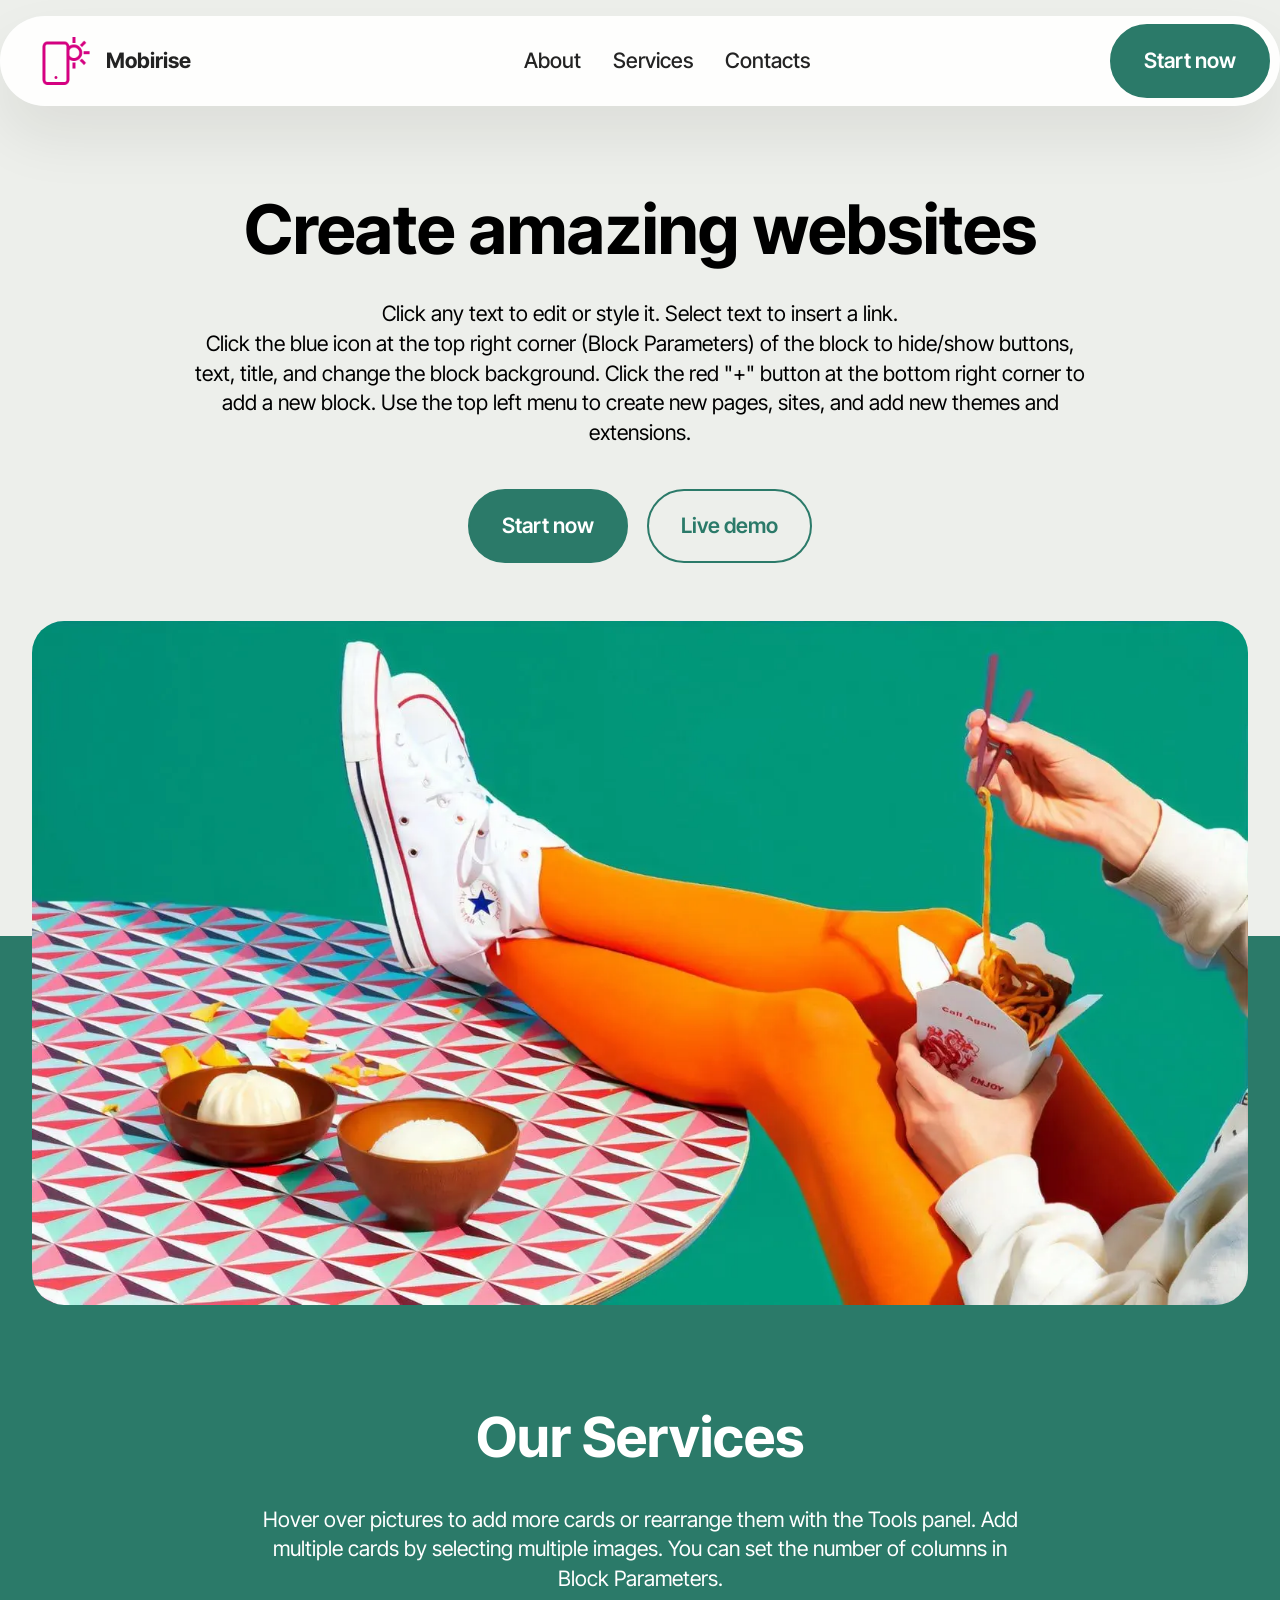
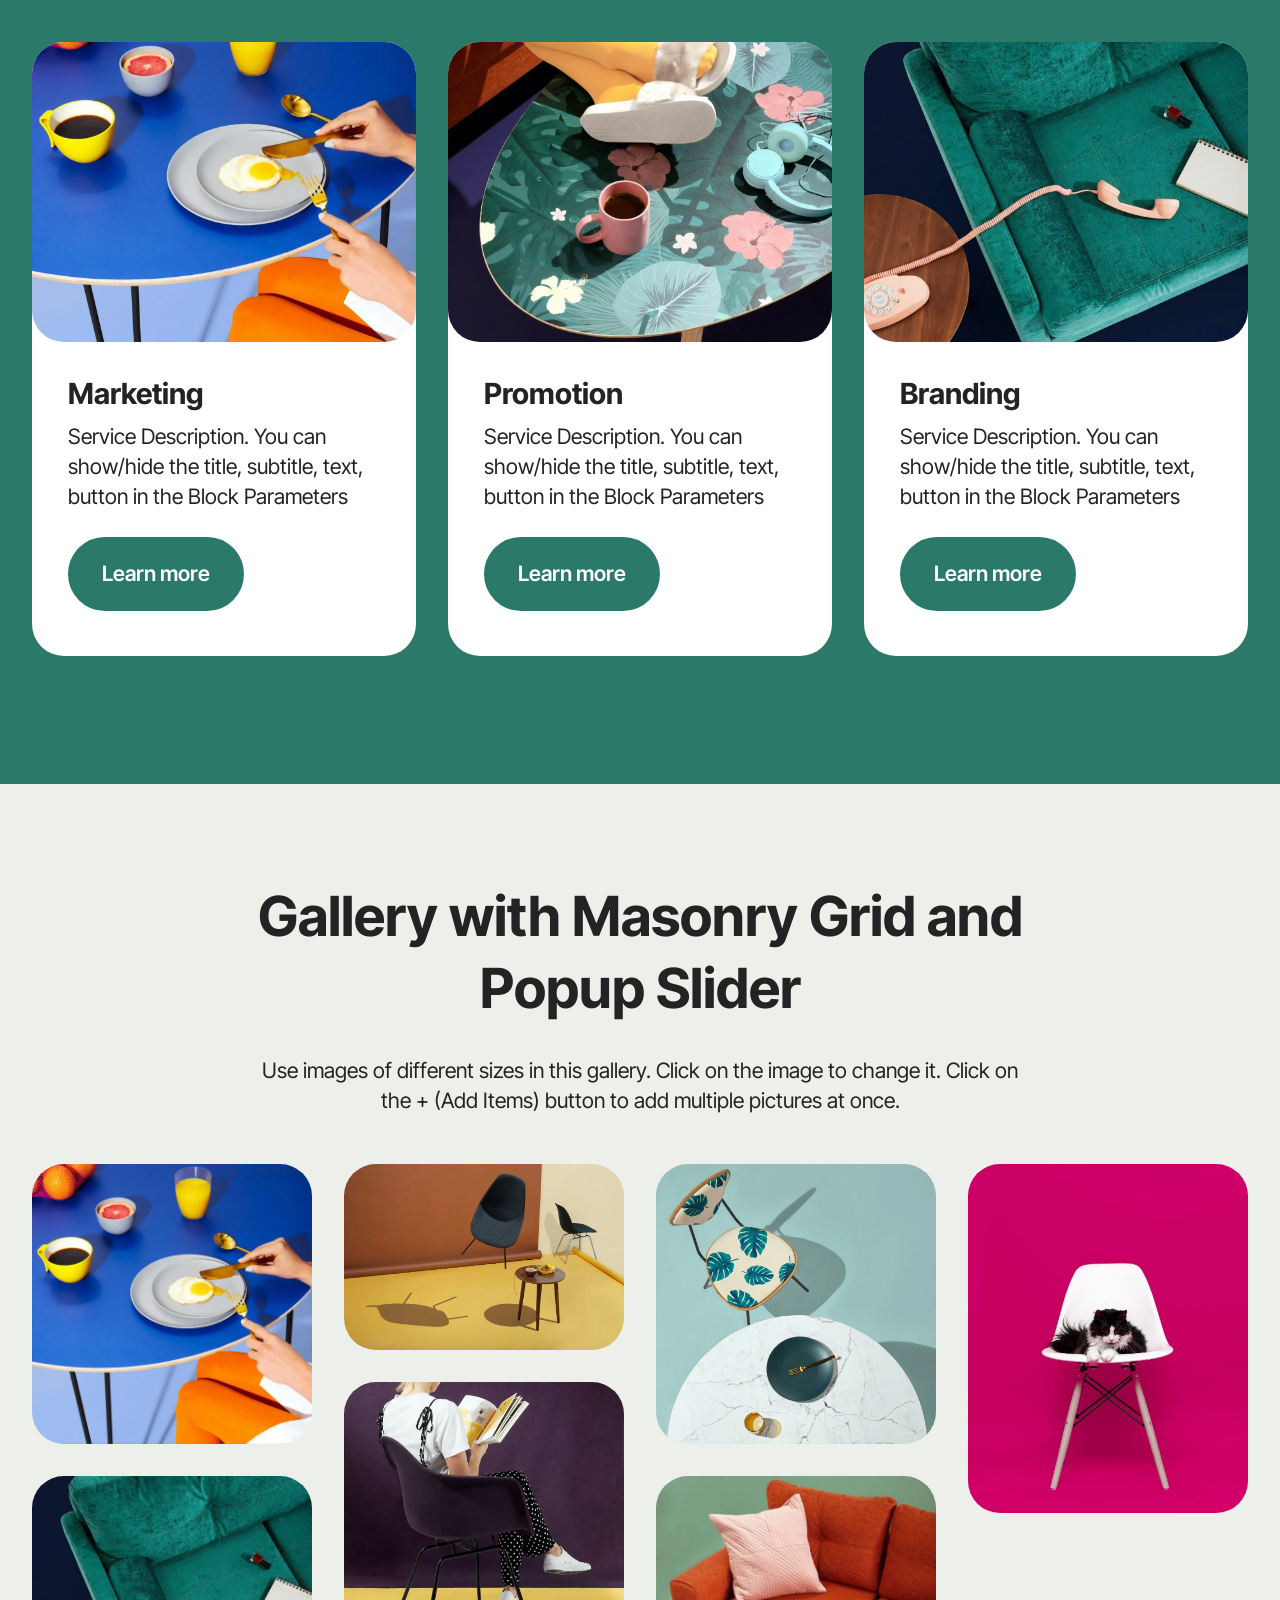
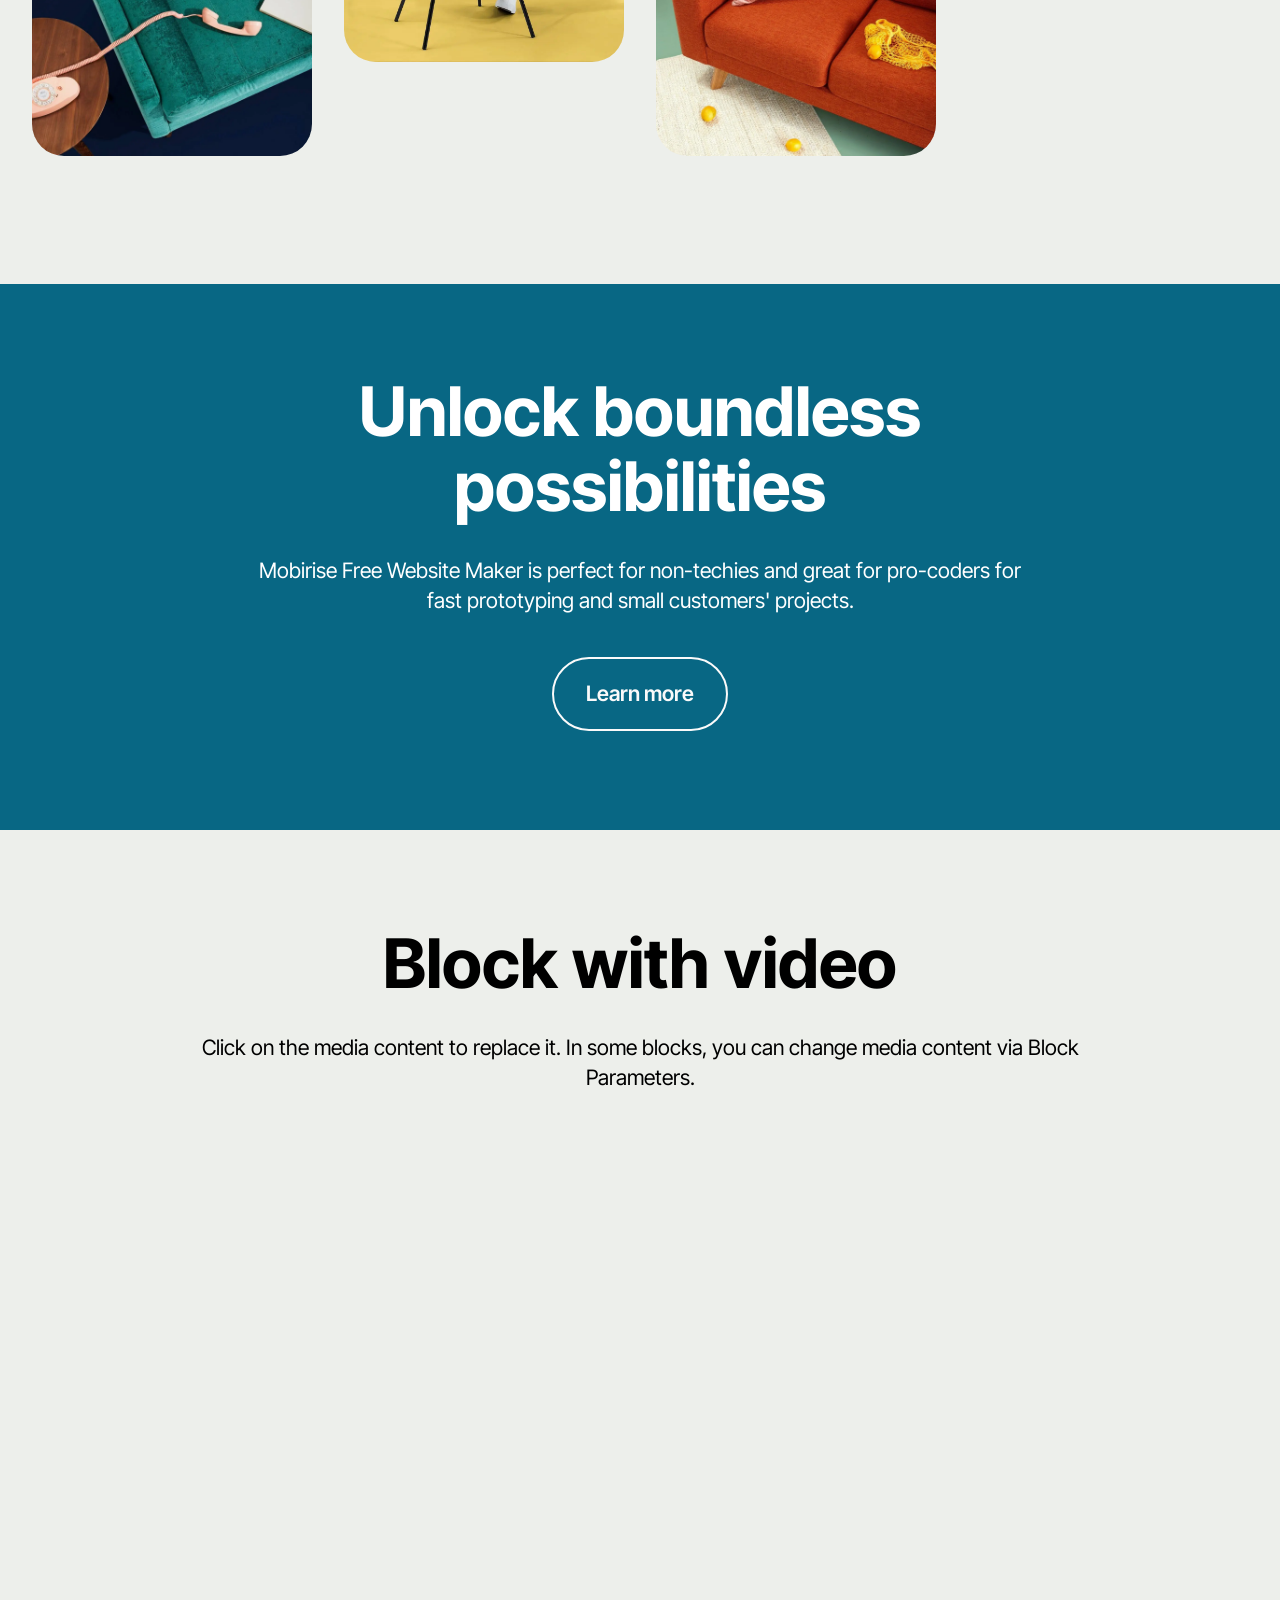
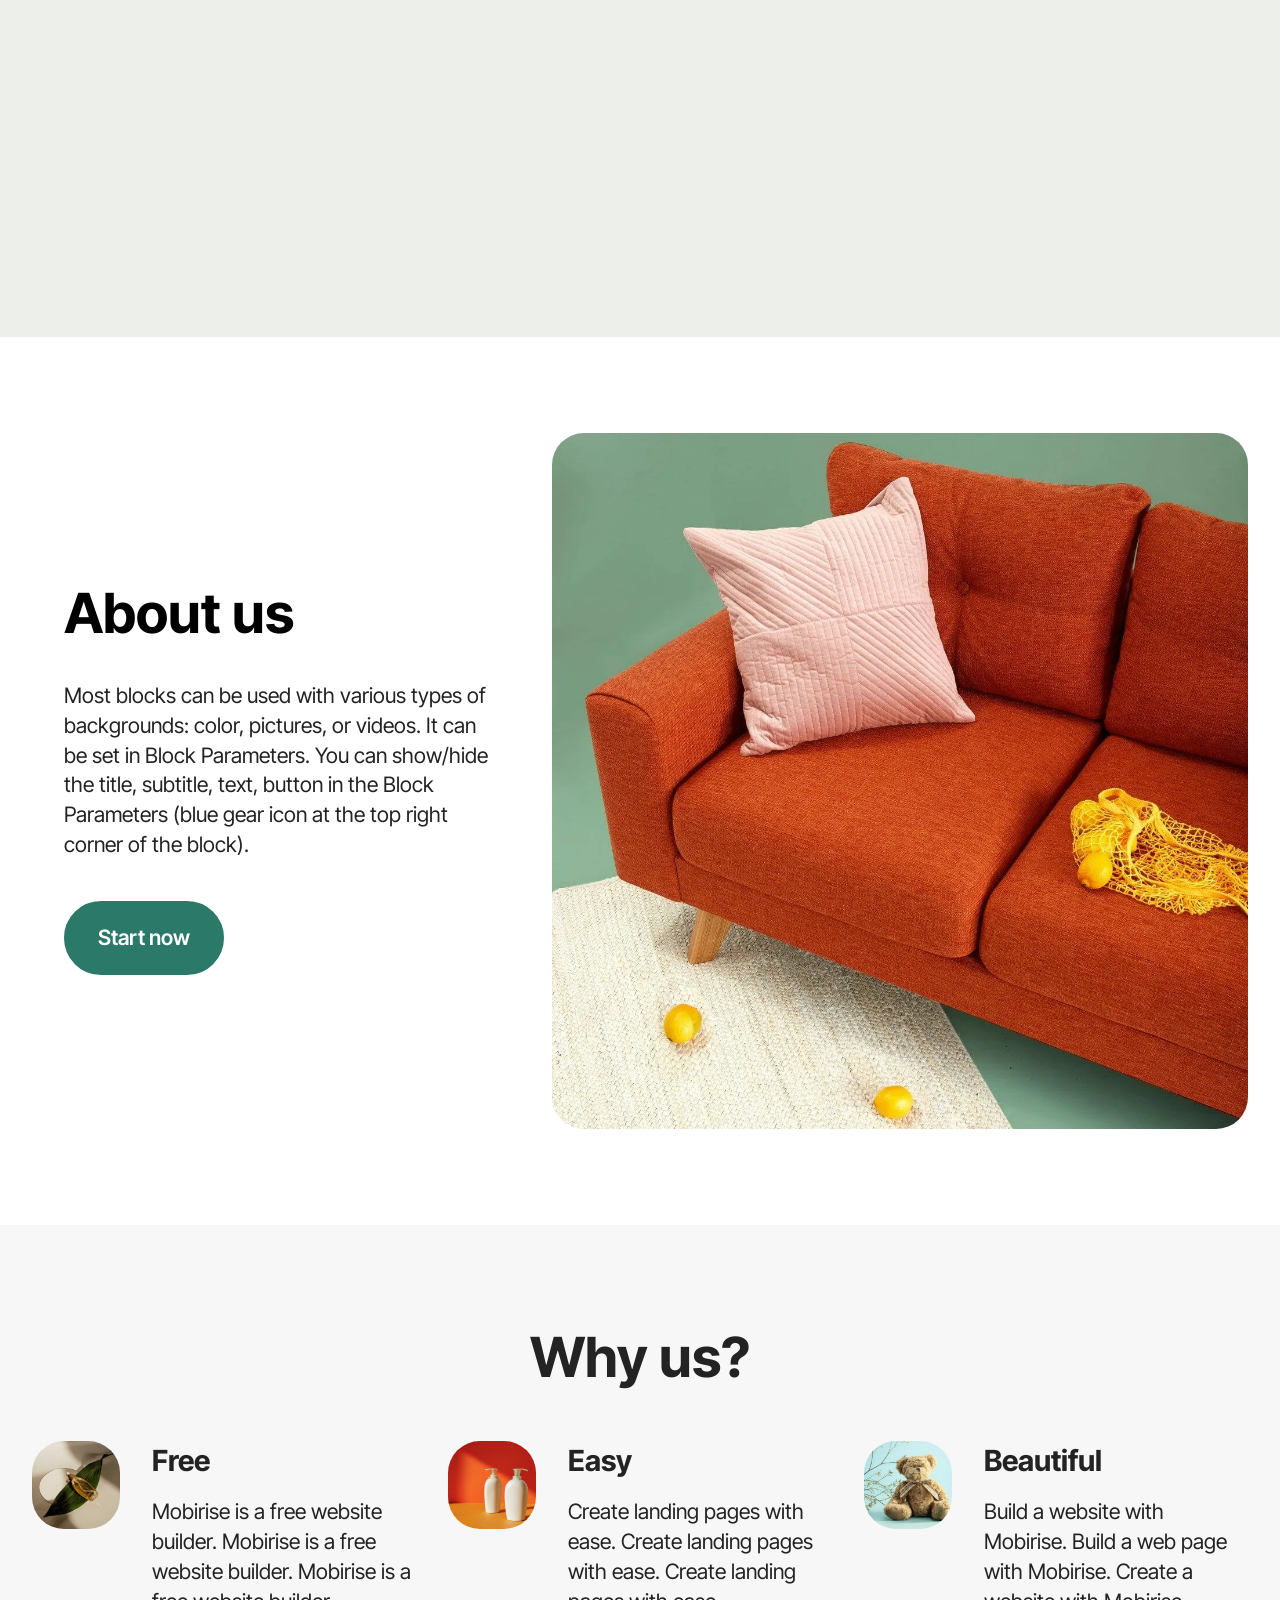
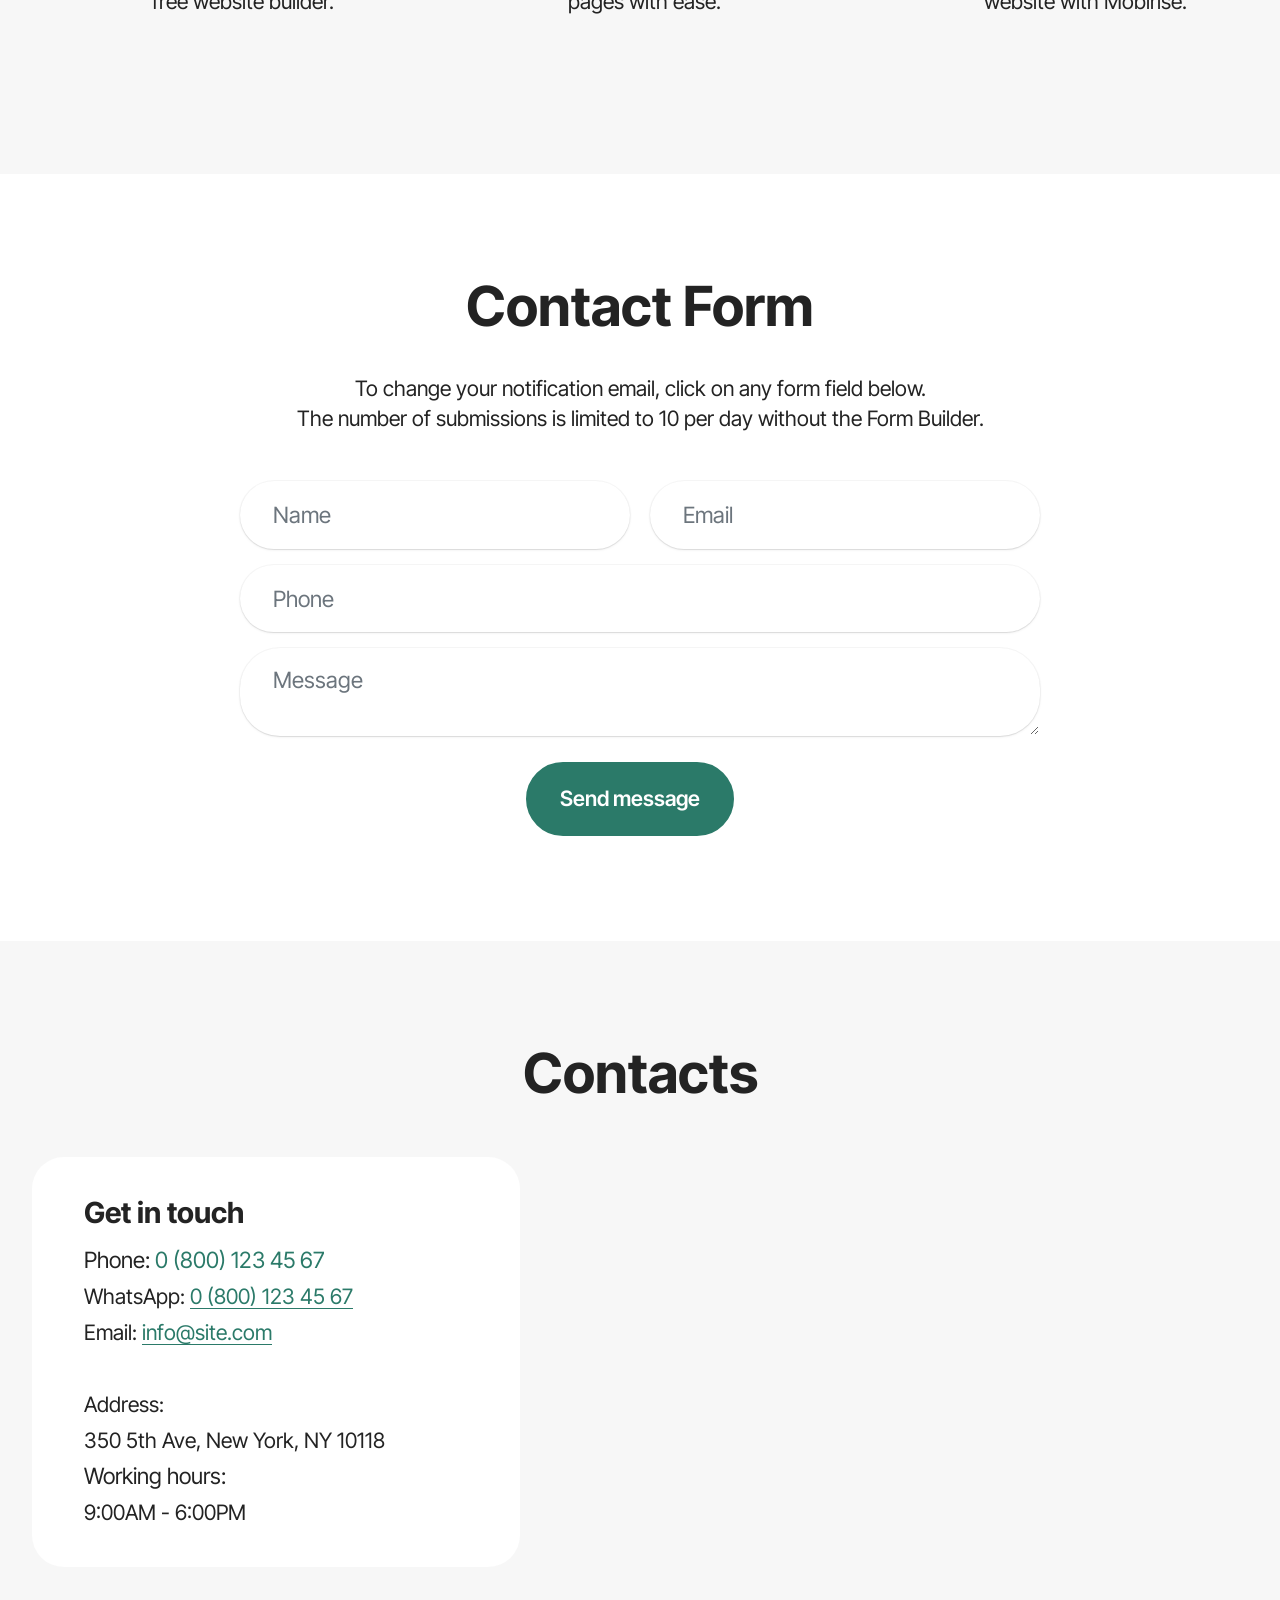
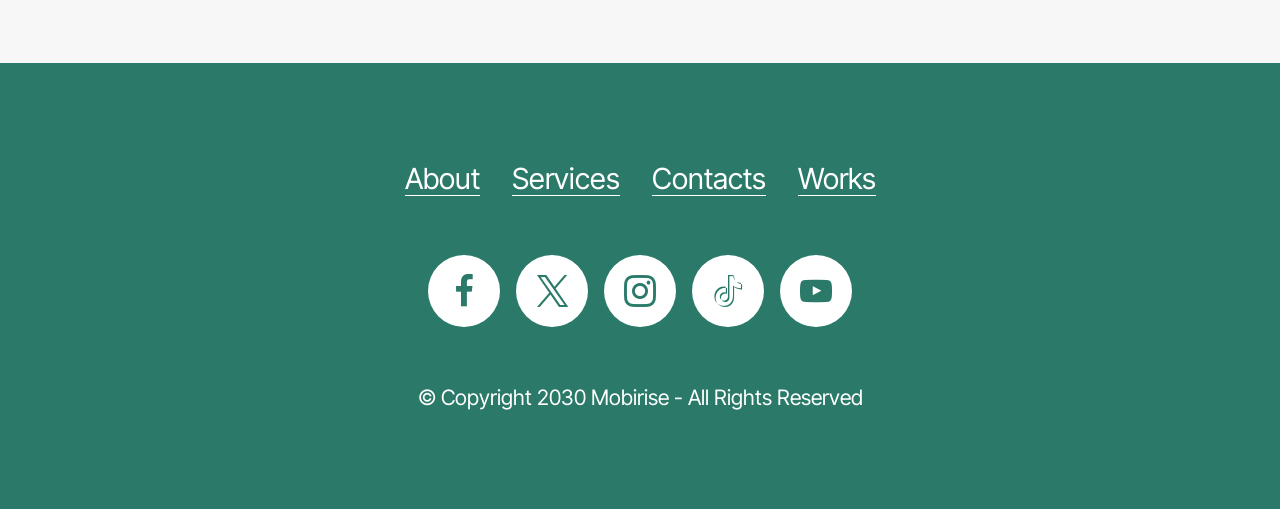
<file: index.html>
<!DOCTYPE html>
<html  lang="ru">
<head>
  
  <meta charset="UTF-8">
  <meta http-equiv="X-UA-Compatible" content="IE=edge">
  
  <meta name="viewport" content="width=device-width, initial-scale=1, minimum-scale=1">
  <link rel="shortcut icon" href="assets/images/logo.png" type="image/x-icon">
  <meta name="description" content="">
  
  
  <title>Home</title>
  <link rel="stylesheet" href="assets/web/assets/mobirise-icons2/mobirise2.css">
  <link rel="stylesheet" href="assets/bootstrap/css/bootstrap.min.css">
  <link rel="stylesheet" href="assets/bootstrap/css/bootstrap-grid.min.css">
  <link rel="stylesheet" href="assets/bootstrap/css/bootstrap-reboot.min.css">
  <link rel="stylesheet" href="assets/animatecss/animate.css">
  <link rel="stylesheet" href="assets/dropdown/css/style.css">
  <link rel="stylesheet" href="assets/socicon/css/styles.css">
  <link rel="stylesheet" href="assets/theme/css/style.css">
  <link rel="stylesheet" href="assets/gallery/style.css">
  <link rel="preload" href="https://fonts.googleapis.com/css?family=Inter+Tight:100,200,300,400,500,600,700,800,900,100i,200i,300i,400i,500i,600i,700i,800i,900i&display=swap" as="style" onload="this.onload=null;this.rel='stylesheet'">
  <noscript><link rel="stylesheet" href="https://fonts.googleapis.com/css?family=Inter+Tight:100,200,300,400,500,600,700,800,900,100i,200i,300i,400i,500i,600i,700i,800i,900i&display=swap"></noscript>
  <link rel="preload" as="style" href="assets/mobirise/css/mbr-additional.css?v=nHICDE"><link rel="stylesheet" href="assets/mobirise/css/mbr-additional.css?v=nHICDE" type="text/css">

  
  
  
</head>
<body>
  
  <section data-bs-version="5.1" class="menu menu2 cid-tJS6tZXiPa" once="menu" id="menu02-0">
	

	<nav class="navbar navbar-dropdown navbar-fixed-top navbar-expand-lg">
		<div class="container">
			<div class="navbar-brand">
				<span class="navbar-logo">
					<a href="https://mobirise.com">
						<img src="[data-uri]" alt="Mobirise Website Builder" style="height: 3rem;" loading="lazy" class="lazyload" data-src="assets/images/logo.webp">
					</a>
				</span>
				<span class="navbar-caption-wrap"><a class="navbar-caption text-black text-primary display-4" href="index.html#header05-1">Mobirise</a></span>
			</div>
			<button class="navbar-toggler" type="button" data-toggle="collapse" data-bs-toggle="collapse" data-target="#navbarSupportedContent" data-bs-target="#navbarSupportedContent" aria-controls="navbarNavAltMarkup" aria-expanded="false" aria-label="Toggle navigation">
				<div class="hamburger">
					<span></span>
					<span></span>
					<span></span>
					<span></span>
				</div>
			</button>
			<div class="collapse navbar-collapse" id="navbarSupportedContent">
				<ul class="navbar-nav nav-dropdown" data-app-modern-menu="true"><li class="nav-item">
						<a class="nav-link link text-black text-primary display-4" href="index.html#header01-7">About</a>
					</li>
					<li class="nav-item">
						<a class="nav-link link text-black text-primary display-4" href="index.html#features04-w" aria-expanded="false">Services</a>
					</li>
					<li class="nav-item">
						<a class="nav-link link text-black text-primary display-4" href="index.html#contacts02-9">Contacts</a>
					</li></ul>
				
				<div class="navbar-buttons mbr-section-btn"><a class="btn btn-primary display-4" href="index.html#form02-6"> Start now</a></div>
			</div>
		</div>
	</nav>
</section>

<section data-bs-version="5.1" class="header5 cid-tJS6uM4N87" id="header05-1">
	

	
	
	<div class="topbg"></div>
	<div class="align-center container">
		<div class="row justify-content-center">
			<div class="col-md-12 col-lg-9">
				<h1 class="mbr-section-title mbr-fonts-style mb-4 display-1"><strong>Create amazing websites</strong></h1>
				<p class="mbr-text mbr-fonts-style mb-4 display-7">Click any text to edit or style it. Select text to insert a link.
<br>Click the blue icon at the top right corner (Block Parameters) of the block to hide/show buttons, text, title, and change the block background. Click the red "+" button at the bottom right corner to add a new block. Use the top left menu to create new pages, sites, and add new themes and extensions.</p>
				<div class="mbr-section-btn mt-3"><a class="btn btn-primary display-7" href="index.html#form02-6">Start now</a> <a class="btn btn-primary-outline display-7" href="index.html#gallery02-v">Live demo</a></div>
			</div>
		</div>
		<div class="row mt-5 justify-content-center">
			<div class="col-12 col-lg-12">
				<img src="[data-uri]" alt="Mobirise Website Builder" title="" loading="lazy" class="lazyload" data-src="assets/images/11.webp">
			</div>
		</div>
	</div>
</section>

<section data-bs-version="5.1" class="features4 cid-tMlEXTHLbS" id="features04-w">
	
	
	<div class="container">
		<div class="row justify-content-center">
			<div class="col-12 content-head">
				<div class="mbr-section-head mb-5">
					<h4 class="mbr-section-title mbr-fonts-style align-center mb-0 display-2"><strong>Our Services</strong></h4>
					<h5 class="mbr-section-subtitle mbr-fonts-style align-center mb-0 mt-4 display-7">Hover over pictures to add more cards or rearrange them with the Tools panel. Add multiple cards by selecting multiple images. You can set the number of columns in Block Parameters.</h5>
					
				</div>
			</div>
		</div>
		<div class="row">
			<div class="item features-image col-12 col-md-6 col-lg-4">
				<div class="item-wrapper">
					<div class="item-img">
						<img src="[data-uri]" alt="Mobirise Website Builder" loading="lazy" class="lazyload" data-src="assets/images/gallery03.webp">
					</div>
					<div class="item-content">
						<h5 class="item-title mbr-fonts-style display-5">
							<strong>Marketing</strong>
						</h5>
						
						<p class="mbr-text mbr-fonts-style display-7">
							Service Description. You can show/hide the title, subtitle, text, button in the Block Parameters
						</p>
						<div class="mbr-section-btn item-footer"><a href="" class="btn item-btn btn-primary display-7">Learn more</a></div>
					</div>

				</div>
			</div>
			<div class="item features-image col-12 col-md-6 col-lg-4">
				<div class="item-wrapper">
					<div class="item-img">
						<img src="[data-uri]" alt="Mobirise Website Builder" loading="lazy" class="lazyload" data-src="assets/images/gallery05.webp">
					</div>
					<div class="item-content">
						<h5 class="item-title mbr-fonts-style display-5">
							<strong>Promotion</strong>
						</h5>
						
						<p class="mbr-text mbr-fonts-style display-7">
							Service Description. You can show/hide the title, subtitle, text, button in the Block Parameters
						</p>
						<div class="mbr-section-btn item-footer"><a href="" class="btn item-btn btn-primary display-7">Learn more</a></div>
					</div>
				</div>
			</div>
			<div class="item features-image col-12 col-md-6 col-lg-4">
				<div class="item-wrapper">
					<div class="item-img">
						<img src="[data-uri]" alt="Mobirise Website Builder" loading="lazy" class="lazyload" data-src="assets/images/gallery02.webp">
					</div>
					<div class="item-content">
						<h5 class="item-title mbr-fonts-style display-5">
							<strong>Branding</strong>
						</h5>
						
						<p class="mbr-text mbr-fonts-style display-7">
							Service Description. You can show/hide the title, subtitle, text, button in the Block Parameters<br>
						</p>
						<div class="mbr-section-btn item-footer"><a href="" class="btn item-btn btn-primary display-7">Learn more</a></div>
					</div>
				</div>
			</div>
		</div>
	</div>
</section>

<section data-bs-version="5.1" class="gallery1 mbr-gallery cid-tMlDYtQ5fF" id="gallery02-v">
    

    
    

    <div class="container-fluid">
        <div class="row justify-content-center">
            <div class="col-12 content-head">
                <div class="mbr-section-head mb-5">
                    <h3 class="mbr-section-title mbr-fonts-style align-center m-0 display-2"><strong>Gallery with Masonry Grid and Popup Slider</strong></h3>
                    <h4 class="mbr-section-subtitle mbr-fonts-style align-center mb-0 mt-4 display-7">Use images of different sizes in this gallery. Click on the image to change it. Click on the + (Add Items) button to add multiple pictures at once.</h4>
                </div>
            </div>
        </div>
        <div class="row mbr-gallery mbr-masonry" data-masonry="{&quot;percentPosition&quot;: true }">
            <div class="col-12 col-md-6 col-lg-3 item gallery-image">
                <div class="item-wrapper" data-toggle="modal" data-bs-toggle="modal" data-target="#uzJuNlnLaP-modal" data-bs-target="#uzJuNlnLaP-modal">
                    <img class="w-100 lazyload" src="[data-uri]" alt="Mobirise Website Builder" data-slide-to="0" data-bs-slide-to="0" data-target="#lb-uzJuNlnLaP" data-bs-target="#lb-uzJuNlnLaP" loading="lazy" data-src="assets/images/gallery03.webp">
                    <div class="icon-wrapper">
                        <span class="mobi-mbri mobi-mbri-search mbr-iconfont mbr-iconfont-btn"></span>
                    </div>
                </div>
                
            </div>
            <div class="col-12 col-md-6 col-lg-3 item gallery-image">
                <div class="item-wrapper" data-toggle="modal" data-bs-toggle="modal" data-target="#uzJuNlnLaP-modal" data-bs-target="#uzJuNlnLaP-modal">
                    <img class="w-100 lazyload" src="[data-uri]" alt="Mobirise Website Builder" data-slide-to="1" data-bs-slide-to="1" data-target="#lb-uzJuNlnLaP" data-bs-target="#lb-uzJuNlnLaP" loading="lazy" data-src="assets/images/gallery13.webp">
                    <div class="icon-wrapper">
                        <span class="mobi-mbri mobi-mbri-search mbr-iconfont mbr-iconfont-btn"></span>
                    </div>
                </div>
                
            </div>
            <div class="col-12 col-md-6 col-lg-3 item gallery-image">
                <div class="item-wrapper" data-toggle="modal" data-bs-toggle="modal" data-target="#uzJuNlnLaP-modal" data-bs-target="#uzJuNlnLaP-modal">
                    <img class="w-100 lazyload" src="[data-uri]" alt="Mobirise Website Builder" data-slide-to="2" data-bs-slide-to="2" data-target="#lb-uzJuNlnLaP" data-bs-target="#lb-uzJuNlnLaP" loading="lazy" data-src="assets/images/gallery10.webp">
                    <div class="icon-wrapper">
                        <span class="mobi-mbri mobi-mbri-search mbr-iconfont mbr-iconfont-btn"></span>
                    </div>
                </div>
                
            </div>
            <div class="col-12 col-md-6 col-lg-3 item gallery-image">
                <div class="item-wrapper" data-toggle="modal" data-bs-toggle="modal" data-target="#uzJuNlnLaP-modal" data-bs-target="#uzJuNlnLaP-modal">
                    <img class="w-100 lazyload" src="[data-uri]" alt="Mobirise Website Builder" data-slide-to="3" data-bs-slide-to="3" data-target="#lb-uzJuNlnLaP" data-bs-target="#lb-uzJuNlnLaP" loading="lazy" data-src="assets/images/gallery08.webp">
                    <div class="icon-wrapper">
                        <span class="mobi-mbri mobi-mbri-search mbr-iconfont mbr-iconfont-btn"></span>
                    </div>
                </div>
                
            </div>
            <div class="col-12 col-md-6 col-lg-3 item gallery-image">
                <div class="item-wrapper" data-toggle="modal" data-bs-toggle="modal" data-target="#uzJuNlnLaP-modal" data-bs-target="#uzJuNlnLaP-modal">
                    <img class="w-100 lazyload" src="[data-uri]" alt="Mobirise Website Builder" data-slide-to="4" data-bs-slide-to="4" data-target="#lb-uzJuNlnLaP" data-bs-target="#lb-uzJuNlnLaP" loading="lazy" data-src="assets/images/gallery06.webp">
                    <div class="icon-wrapper">
                        <span class="mobi-mbri mobi-mbri-search mbr-iconfont mbr-iconfont-btn"></span>
                    </div>
                </div>
                
            </div>
            <div class="col-12 col-md-6 col-lg-3 item gallery-image">
                <div class="item-wrapper" data-toggle="modal" data-bs-toggle="modal" data-target="#uzJuNlnLaP-modal" data-bs-target="#uzJuNlnLaP-modal">
                    <img class="w-100 lazyload" src="[data-uri]" alt="Mobirise Website Builder" data-slide-to="5" data-bs-slide-to="5" data-target="#lb-uzJuNlnLaP" data-bs-target="#lb-uzJuNlnLaP" loading="lazy" data-src="assets/images/gallery02.webp">
                    <div class="icon-wrapper">
                        <span class="mobi-mbri mobi-mbri-search mbr-iconfont mbr-iconfont-btn"></span>
                    </div>
                </div>
                
            </div>
            <div class="col-12 col-md-6 col-lg-3 item gallery-image">
                <div class="item-wrapper" data-toggle="modal" data-bs-toggle="modal" data-target="#uzJuNlnLaP-modal" data-bs-target="#uzJuNlnLaP-modal">
                    <img class="w-100 lazyload" src="[data-uri]" alt="Mobirise Website Builder" data-slide-to="6" data-bs-slide-to="6" data-target="#lb-uzJuNlnLaP" data-bs-target="#lb-uzJuNlnLaP" loading="lazy" data-src="assets/images/gallery01.webp">
                    <div class="icon-wrapper">
                        <span class="mobi-mbri mobi-mbri-search mbr-iconfont mbr-iconfont-btn"></span>
                    </div>
                </div>
                
            </div>
        </div>

        <div class="modal mbr-slider" tabindex="-1" role="dialog" aria-hidden="true" id="uzJuNlnLaP-modal">
            <div class="modal-dialog" role="document">
                <div class="modal-content">
                    <div class="modal-body">
                        <div class="carousel slide" id="lb-uzJuNlnLaP" data-interval="5000" data-bs-interval="5000">
                            <div class="carousel-inner">
                                <div class="carousel-item active">
                                    <img class="d-block w-100 lazyload" src="[data-uri]" alt="Mobirise Website Builder" loading="lazy" data-src="assets/images/gallery03.webp">
                                </div>
                                <div class="carousel-item">
                                    <img class="d-block w-100 lazyload" src="[data-uri]" alt="Mobirise Website Builder" loading="lazy" data-src="assets/images/gallery13.webp">
                                </div>
                                <div class="carousel-item">
                                    <img class="d-block w-100 lazyload" src="[data-uri]" alt="Mobirise Website Builder" loading="lazy" data-src="assets/images/gallery10.webp">
                                </div>
                                <div class="carousel-item">
                                    <img class="d-block w-100 lazyload" src="[data-uri]" alt="Mobirise Website Builder" loading="lazy" data-src="assets/images/gallery08.webp">
                                </div>
                                <div class="carousel-item">
                                    <img class="d-block w-100 lazyload" src="[data-uri]" alt="Mobirise Website Builder" loading="lazy" data-src="assets/images/gallery06.webp">
                                </div>
                                <div class="carousel-item">
                                    <img class="d-block w-100 lazyload" src="[data-uri]" alt="Mobirise Website Builder" loading="lazy" data-src="assets/images/gallery02.webp">
                                </div>
                                <div class="carousel-item">
                                    <img class="d-block w-100 lazyload" src="[data-uri]" alt="Mobirise Website Builder" loading="lazy" data-src="assets/images/gallery01.webp">
                                </div>
                            </div>
                            <ol class="carousel-indicators">
                                <li data-slide-to="0" data-bs-slide-to="0" class="active" data-target="#lb-uzJuNlnLaP" data-bs-target="#lb-uzJuNlnLaP"></li>
                                <li data-slide-to="1" data-bs-slide-to="1" data-target="#lb-uzJuNlnLaP" data-bs-target="#lb-uzJuNlnLaP"></li>
                                <li data-slide-to="2" data-bs-slide-to="2" data-target="#lb-uzJuNlnLaP" data-bs-target="#lb-uzJuNlnLaP"></li>
                                <li data-slide-to="3" data-bs-slide-to="3" data-target="#lb-uzJuNlnLaP" data-bs-target="#lb-uzJuNlnLaP"></li>
                                <li data-slide-to="4" data-bs-slide-to="4" data-target="#lb-uzJuNlnLaP" data-bs-target="#lb-uzJuNlnLaP"></li>
                                <li data-slide-to="5" data-bs-slide-to="5" data-target="#lb-uzJuNlnLaP" data-bs-target="#lb-uzJuNlnLaP"></li>
                                <li data-slide-to="6" data-bs-slide-to="6" data-target="#lb-uzJuNlnLaP" data-bs-target="#lb-uzJuNlnLaP"></li>
                            </ol>
                            <a role="button" href="" class="close" data-dismiss="modal" data-bs-dismiss="modal" aria-label="Close">
                            </a>
                            <a class="carousel-control-prev carousel-control" role="button" data-slide="prev" data-bs-slide="prev" href="#lb-uzJuNlnLaP">
                                <span class="mobi-mbri mobi-mbri-arrow-prev" aria-hidden="true"></span>
                                <span class="sr-only visually-hidden">Previous</span>
                            </a>
                            <a class="carousel-control-next carousel-control" role="button" data-slide="next" data-bs-slide="next" href="#lb-uzJuNlnLaP">
                                <span class="mobi-mbri mobi-mbri-arrow-next" aria-hidden="true"></span>
                                <span class="sr-only visually-hidden">Next</span>
                            </a>
                        </div>
                    </div>
                </div>
            </div>
        </div>
    </div>
</section>

<section data-bs-version="5.1" class="header09 cid-tLAX5BnXkJ" id="header09-q">
	
	
	<div class="container">
		<div class="row">
			<div class="content-wrap col-12 col-md-8">
				<h1 class="mbr-section-title mbr-fonts-style mbr-white mb-4 display-1"><strong>Unlock boundless possibilities</strong></h1>
				
				<p class="mbr-fonts-style mbr-text mbr-white mb-4 display-7">
					Mobirise Free Website Maker is perfect for non-techies and great for pro-coders for fast prototyping and small customers' projects.
				</p>
				<div class="mbr-section-btn"><a class="btn btn-white-outline display-7" href="https://mobiri.se">Learn more</a></div>
			</div>
		</div>
	</div>
</section>

<section data-bs-version="5.1" class="header7 cid-tLeaLmEeFr" id="header07-h">
  

  
  
  
  <div class="align-center container">
    <div class="row justify-content-center">
      <div class="col-md-12 col-lg-9 mb-5">
        <h1 class="mbr-section-title mbr-fonts-style display-1"><strong>Block with video</strong>
        </h1>
        <p class="mbr-text mbr-fonts-style mt-4 display-7">
          Click on the media content to replace it. In some blocks, you can change media content via Block Parameters.
        </p>
        
      </div>
    </div>

    <div class="row justify-content-center">
      <div class="mbr-figure col-12 col-md-12"><iframe class="mbr-embedded-video" src="https://www.youtube.com/embed/sGpPgQeEyOc?rel=0&amp;amp;mute=1&amp;showinfo=0&amp;autoplay=1&amp;loop=1&amp;playlist=sGpPgQeEyOc" width="1280" height="720" frameborder="0" allowfullscreen=""></iframe></div>
    </div>
  </div>
</section>

<section data-bs-version="5.1" class="header1 cid-tJS9vXDdRK" id="header01-7">
	

	
	

	<div class="container">
		<div class="row justify-content-center">
			<div class="col-12 col-md-12 col-lg-7 image-wrapper">
				<img class="w-100 lazyload" src="[data-uri]" alt="Mobirise Website Builder" loading="lazy" data-src="assets/images/gallery01.webp">
			</div>
			<div class="col-12 col-lg col-md-12">
				<div class="text-wrapper align-left">
					<h1 class="mbr-section-title mbr-fonts-style mb-4 display-2"><strong>About us</strong></h1>
					<p class="mbr-text mbr-fonts-style mb-4 display-7">
						Most blocks can be used with various types of backgrounds: color, pictures, or videos. It can be set in Block Parameters.&nbsp;You can show/hide the title, subtitle, text, button in the Block Parameters (blue gear icon at the top right corner of the block).&nbsp;</p>
					<div class="mbr-section-btn mt-3"><a class="btn btn-primary display-7" href="https://mobiri.se">Start now</a></div>
				</div>
			</div>
		</div>
	</div>
</section>

<section data-bs-version="5.1" class="features15 cid-tLek7gQhG7" id="features015-m">
	

	
	
	<div class="container">
		<div class="mbr-section-head mb-5">
			<h4 class="mbr-section-title mbr-fonts-style align-center mb-0 display-2">
			  <strong>Why us?</strong></h4>
			
		  </div>
		<div class="row justify-content-center">
			<div class="item features-without-image col-12 col-lg-4">
				<div class="item-wrapper">
					<div class="img-wrapper">
						<img src="[data-uri]" alt="Mobirise Website Builder" loading="lazy" class="lazyload" data-src="assets/images/shop1.webp">
					</div>
					<div class="card-box">
						<h4 class="card-title mbr-fonts-style mb-3 display-5">
							<strong>Free</strong></h4>
						<h5 class="card-text mbr-fonts-style display-7">
							Mobirise is a free website builder. Mobirise is a free website builder. Mobirise is a free website builder.</h5>
					</div>
				</div>
			</div>
			<div class="item features-without-image col-12 col-lg-4">
				<div class="item-wrapper">
					<div class="img-wrapper">
						<img src="[data-uri]" alt="Mobirise Website Builder" loading="lazy" class="lazyload" data-src="assets/images/shop2.webp">
					</div>
					<div class="card-box">
						<h4 class="card-title mbr-fonts-style mb-3 display-5">
							<strong>Easy</strong></h4>
						<h5 class="card-text mbr-fonts-style display-7">
							Create landing pages with ease. Create landing pages with ease. Create landing pages with ease.<br><br></h5>
					</div>
				</div>
			</div>
			<div class="item features-without-image col-12 col-lg-4">
				<div class="item-wrapper">
					<div class="img-wrapper">
						<img src="[data-uri]" alt="Mobirise Website Builder" loading="lazy" class="lazyload" data-src="assets/images/shop3.webp">
					</div>
					<div class="card-box">
						<h4 class="card-title mbr-fonts-style mb-3 display-5">
							<strong>Beautiful</strong></h4>
						<h5 class="card-text mbr-fonts-style display-7">
							Build a website with Mobirise. Build a web page with Mobirise. Create a website with Mobirise.</h5>
					</div>
				</div>
			</div>
		</div>
	</div>
</section>

<section data-bs-version="5.1" class="form5 cid-tJS9pBcTSa" id="form02-6">
    
    
    <div class="container">
        <div class="mbr-section-head mb-5">
            <h3 class="mbr-section-title mbr-fonts-style align-center mb-0 display-2">
                <strong>Contact Form</strong></h3>
            <h4 class="mbr-section-subtitle mbr-fonts-style align-center mb-0 mt-4 display-7">To change your notification email, click on any form field below.
<div>The number of submissions is limited to 10 per day without the Form Builder.</div></h4>
        </div>
        <div class="row justify-content-center mt-4">
            <div class="col-lg-8 mx-auto mbr-form" data-form-type="formoid">
                <form action="https://mobirise.eu/" method="POST" class="mbr-form form-with-styler" data-form-title="Form Name"><input type="hidden" name="email" data-form-email="true" value="Sz7tlA28B+SkJDqz8ajqzUX9aa04+LzBR84N2GJpVuaFW93+B0ekFpaZ9/yohLjmEuo7KNY8KhlnOOdvdOrsVBl4BiQexhJIAlXH8AIiCsDLs66i1iADqZV9Tze2NBNM.blWmKDH6T48hzEcSoEcLBb+4FVAVYgMA+dRHIHv2sZMcnaJwppkc6J9Vy52FFpCQxsD2JrZ2cG7y8koZYFex2fzWf8uIygRD0iEoE6meaZ+2CZYnGxmB6+N9Bwy8mt4w">
                    <div class="row">
                        <div hidden="hidden" data-form-alert="" class="alert alert-success col-12">Thanks for filling out the form!</div>
                        <div hidden="hidden" data-form-alert-danger="" class="alert alert-danger col-12">
                            Oops...! some problem!
                        </div>
                    </div>
                    <div class="dragArea row">
                        <div class="col-md col-sm-12 form-group mb-3" data-for="name">
                            <input type="text" name="name" placeholder="Name" data-form-field="name" class="form-control" value="" id="name-form02-6">
                        </div>
                        <div class="col-md col-sm-12 form-group mb-3" data-for="email">
                            <input type="email" name="email" placeholder="Email" data-form-field="email" class="form-control" value="" id="email-form02-6">
                        </div>
                        <div class="col-12 form-group mb-3" data-for="phone">
                            <input type="tel" name="phone" placeholder="Phone" data-form-field="phone" class="form-control" value="" id="phone-form02-6">
                        </div>
                        <div class="col-12 form-group mb-3" data-for="textarea">
                            <textarea name="textarea" placeholder="Message" data-form-field="textarea" class="form-control" id="textarea-form02-6"></textarea>
                        </div>
                        <div class="col-lg-12 col-md-12 col-sm-12 align-center mbr-section-btn">
                            <button type="submit" class="btn btn-primary display-7">Send message</button>
                        </div>
                    </div>
                </form>
            </div>
        </div>
    </div>
</section>

<section data-bs-version="5.1" class="contacts2 map1 cid-tLdYHD757A" id="contacts02-9">

    

    
    <div class="container">
        <div class="mbr-section-head mb-5">
            <h3 class="mbr-section-title mbr-fonts-style align-center mb-0 display-2">
                <strong>Contacts</strong>
            </h3>
            
        </div>
        <div class="row justify-content-center mt-4">
            <div class="card col-12 col-md-5">
                <div class="card-wrapper">
                    <div class="text-wrapper">
                        <h5 class="cardTitle mbr-fonts-style mb-2 display-5">
                        <strong>Get in touch</strong></h5>
                    <ul class="list mbr-fonts-style display-7">
                        <li class="mbr-text item-wrap"><span style="font-size: 1.4rem;">Phone: </span><a href="tel:+12345678910" class="text-primary" style="font-size: 1.4rem;">0 (800) 123 45 67</a><br></li>
                        <li class="mbr-text item-wrap">WhatsApp: <a href="https://wa.me/12345678910" class="text-primary">0 (800) 123 45 67</a></li>
                        <li class="mbr-text item-wrap">Email: <a href="mailto:info@site.com" class="text-primary">info@site.com</a></li><li class="mbr-text item-wrap"><br></li>
                        <li class="mbr-text item-wrap">Address: </li><li class="mbr-text item-wrap">350 5th Ave, New York, NY 10118</li><li class="mbr-text item-wrap"><span style="font-size: 1.4rem;">Working hours:</span><br></li><li class="mbr-text item-wrap">9:00AM - 6:00PM</li>
                    </ul>
                    </div>
                </div>
            </div>
            <div class="map-wrapper col-12 col-md-7">
                <div class="google-map"><iframe frameborder="0" style="border:0" src="https://www.google.com/maps/embed?pb=!1m14!1m8!1m3!1d6045.3003145248895!2d-73.9884657!3d40.7477229!3m2!1i1024!2i768!4f13.1!3m3!1m2!1s0x89c259a9ac1f1b85%3A0x7e33d1c0e7af3be4!2zMzUwIDV0aCBBdmUsIE5ldyBZb3JrLCBOWSAxMDExOCwg0KHQqNCQ!5e0!3m2!1sru!2sru!4v1689597362021!5m2!1sen!2sen" allowfullscreen="" loading="lazy" class="lazyload"></iframe></div>
            </div>
        </div>
    </div>
</section>

<section data-bs-version="5.1" class="footer1 programm5 cid-tJS9NNcTLZ" once="footers" id="footer03-8">

        

    

    <div class="container">
        <div class="row">

            <div class="row-links mb-4">
                <ul class="header-menu">
                  
                  
                  
                  
                <li class="header-menu-item mbr-fonts-style display-5"><a href="index.html#header01-7" class="text-danger">About</a></li><li class="header-menu-item mbr-fonts-style display-5"><a href="index.html#features04-w" class="text-danger text-primary">Services</a></li><li class="header-menu-item mbr-fonts-style display-5"><a href="index.html#contacts02-9" class="text-danger">Contacts</a></li><li class="header-menu-item mbr-fonts-style display-5"><a href="index.html#gallery02-v" class="text-danger text-primary">Works</a></li></ul>
              </div>

            <div class="col-12">
                <div class="social-row">
                    <div class="soc-item">
                        <a href="https://mobiri.se/" target="_blank">
                            <span class="mbr-iconfont socicon socicon-facebook display-7"></span>
                        </a>
                    </div>
                    <div class="soc-item">
                        <a href="https://mobiri.se/" target="_blank">
                            <span class="mbr-iconfont socicon-twitter socicon"></span>
                        </a>
                    </div>
                    <div class="soc-item">
                        <a href="https://mobiri.se/" target="_blank">
                            <span class="mbr-iconfont socicon-instagram socicon"></span>
                        </a>
                    </div>
                    <div class="soc-item">
                        <a href="https://mobiri.se/" target="_blank">
                            <span class="mbr-iconfont socicon-tiktok socicon"></span>
                        </a>
                    </div>
                    <div class="soc-item">
                        <a href="https://mobiri.se/" target="_blank">
                            <span class="mbr-iconfont socicon-youtube socicon"></span>
                        </a>
                    </div>
                </div>
            </div>
            <div class="col-12 mt-5">
                <p class="mbr-fonts-style copyright display-7">
                    © Copyright 2030 Mobirise - All Rights Reserved
                </p>
            </div>
        </div>
    </div>
</section><section><a href="https://mobiri.se"></a><a href="https://mobiri.se"></a></section><script src="assets/bootstrap/js/bootstrap.bundle.min.js"></script>  <script src="assets/smoothscroll/smooth-scroll.js"></script>  <script src="assets/ytplayer/index.js"></script>  <script src="assets/dropdown/js/navbar-dropdown.js"></script>  <script src="assets/masonry/masonry.pkgd.min.js"></script>  <script src="assets/imagesloaded/imagesloaded.pkgd.min.js"></script>  <script src="assets/theme/js/script.js"></script>  <script src="assets/gallery/player.min.js"></script>  <script src="assets/gallery/script.js"></script>  <script src="assets/formoid/formoid.min.js"></script>  
  
  
  <input name="animation" type="hidden">
  <script>"use strict";if("loading"in HTMLImageElement.prototype){document.querySelectorAll('img[loading="lazy"]').forEach(e=>{e.src=e.dataset.src;if(e.getAttribute("style")){e.setAttribute("data-temp-style",e.getAttribute("style"))};if(e.getAttribute("data-aspectratio")){e.style.paddingTop=100*e.getAttribute("data-aspectratio")+"%";e.style.height=0;}e.onload=function(){if(e.getAttribute("data-temp-style")){e.setAttribute("style", e.getAttribute("data-temp-style"))}else{e.removeAttribute("style")};e.removeAttribute("data-temp-style")}})}else{const e=document.createElement("script");e.src="https://cdnjs.cloudflare.com/ajax/libs/lazysizes/5.1.2/lazysizes.min.js";document.body.appendChild(e)}</script>
</body>
</html>
</file>
<file: assets/web/assets/mobirise-icons2/mobirise2.css>
@font-face {
  font-family: 'Moririse2';
  font-display: swap;
  src:  url('mobirise2.eot?f2bix4');
  src:  url('mobirise2.eot?f2bix4#iefix') format('embedded-opentype'),
    url('mobirise2.ttf?f2bix4') format('truetype'),
    url('mobirise2.woff?f2bix4') format('woff'),
    url('mobirise2.svg?f2bix4#mobirise2') format('svg');
  font-weight: normal;
  font-style: normal;
}

[class^="mobi-"], [class*=" mobi-"] {
  /* use !important to prevent issues with browser extensions that change fonts */
  font-family: 'Moririse2' !important;
  speak: none;
  font-style: normal;
  font-weight: normal;
  font-variant: normal;
  text-transform: none;
  line-height: 1;

  /* Better Font Rendering =========== */
  -webkit-font-smoothing: antialiased;
  -moz-osx-font-smoothing: grayscale;
}

.mobi-mbri-add-submenu:before {
  content: "\e900";
}
.mobi-mbri-alert:before {
  content: "\e901";
}
.mobi-mbri-align-center:before {
  content: "\e902";
}
.mobi-mbri-align-justify:before {
  content: "\e903";
}
.mobi-mbri-align-left:before {
  content: "\e904";
}
.mobi-mbri-align-right:before {
  content: "\e905";
}
.mobi-mbri-android:before {
  content: "\e906";
}
.mobi-mbri-apple:before {
  content: "\e907";
}
.mobi-mbri-arrow-down:before {
  content: "\e908";
}
.mobi-mbri-arrow-next:before {
  content: "\e909";
}
.mobi-mbri-arrow-prev:before {
  content: "\e90a";
}
.mobi-mbri-arrow-up:before {
  content: "\e90b";
}
.mobi-mbri-bold:before {
  content: "\e90c";
}
.mobi-mbri-bookmark:before {
  content: "\e90d";
}
.mobi-mbri-bootstrap:before {
  content: "\e90e";
}
.mobi-mbri-briefcase:before {
  content: "\e90f";
}
.mobi-mbri-browse:before {
  content: "\e910";
}
.mobi-mbri-bulleted-list:before {
  content: "\e911";
}
.mobi-mbri-calendar:before {
  content: "\e912";
}
.mobi-mbri-camera:before {
  content: "\e913";
}
.mobi-mbri-cart-add:before {
  content: "\e914";
}
.mobi-mbri-cart-full:before {
  content: "\e915";
}
.mobi-mbri-cash:before {
  content: "\e916";
}
.mobi-mbri-change-style:before {
  content: "\e917";
}
.mobi-mbri-chat:before {
  content: "\e918";
}
.mobi-mbri-clock:before {
  content: "\e919";
}
.mobi-mbri-close:before {
  content: "\e91a";
}
.mobi-mbri-cloud:before {
  content: "\e91b";
}
.mobi-mbri-code:before {
  content: "\e91c";
}
.mobi-mbri-contact-form:before {
  content: "\e91d";
}
.mobi-mbri-credit-card:before {
  content: "\e91e";
}
.mobi-mbri-cursor-click:before {
  content: "\e91f";
}
.mobi-mbri-cust-feedback:before {
  content: "\e920";
}
.mobi-mbri-database:before {
  content: "\e921";
}
.mobi-mbri-delivery:before {
  content: "\e922";
}
.mobi-mbri-desktop:before {
  content: "\e923";
}
.mobi-mbri-devices:before {
  content: "\e924";
}
.mobi-mbri-down:before {
  content: "\e925";
}
.mobi-mbri-download-2:before {
  content: "\e926";
}
.mobi-mbri-download:before {
  content: "\e927";
}
.mobi-mbri-drag-n-drop-2:before {
  content: "\e928";
}
.mobi-mbri-drag-n-drop:before {
  content: "\e929";
}
.mobi-mbri-edit-2:before {
  content: "\e92a";
}
.mobi-mbri-edit:before {
  content: "\e92b";
}
.mobi-mbri-error:before {
  content: "\e92c";
}
.mobi-mbri-extension:before {
  content: "\e92d";
}
.mobi-mbri-features:before {
  content: "\e92e";
}
.mobi-mbri-file:before {
  content: "\e92f";
}
.mobi-mbri-flag:before {
  content: "\e930";
}
.mobi-mbri-folder:before {
  content: "\e931";
}
.mobi-mbri-gift:before {
  content: "\e932";
}
.mobi-mbri-github:before {
  content: "\e933";
}
.mobi-mbri-globe-2:before {
  content: "\e934";
}
.mobi-mbri-globe:before {
  content: "\e935";
}
.mobi-mbri-growing-chart:before {
  content: "\e936";
}
.mobi-mbri-hearth:before {
  content: "\e937";
}
.mobi-mbri-help:before {
  content: "\e938";
}
.mobi-mbri-home:before {
  content: "\e939";
}
.mobi-mbri-hot-cup:before {
  content: "\e93a";
}
.mobi-mbri-idea:before {
  content: "\e93b";
}
.mobi-mbri-image-gallery:before {
  content: "\e93c";
}
.mobi-mbri-image-slider:before {
  content: "\e93d";
}
.mobi-mbri-info:before {
  content: "\e93e";
}
.mobi-mbri-italic:before {
  content: "\e93f";
}
.mobi-mbri-key:before {
  content: "\e940";
}
.mobi-mbri-laptop:before {
  content: "\e941";
}
.mobi-mbri-layers:before {
  content: "\e942";
}
.mobi-mbri-left-right:before {
  content: "\e943";
}
.mobi-mbri-left:before {
  content: "\e944";
}
.mobi-mbri-letter:before {
  content: "\e945";
}
.mobi-mbri-like:before {
  content: "\e946";
}
.mobi-mbri-link:before {
  content: "\e947";
}
.mobi-mbri-lock:before {
  content: "\e948";
}
.mobi-mbri-login:before {
  content: "\e949";
}
.mobi-mbri-logout:before {
  content: "\e94a";
}
.mobi-mbri-magic-stick:before {
  content: "\e94b";
}
.mobi-mbri-map-pin:before {
  content: "\e94c";
}
.mobi-mbri-menu:before {
  content: "\e94d";
}
.mobi-mbri-mobile-2:before {
  content: "\e94e";
}
.mobi-mbri-mobile-horizontal:before {
  content: "\e94f";
}
.mobi-mbri-mobile:before {
  content: "\e950";
}
.mobi-mbri-mobirise:before {
  content: "\e951";
}
.mobi-mbri-more-horizontal:before {
  content: "\e952";
}
.mobi-mbri-more-vertical:before {
  content: "\e953";
}
.mobi-mbri-music:before {
  content: "\e954";
}
.mobi-mbri-new-file:before {
  content: "\e955";
}
.mobi-mbri-numbered-list:before {
  content: "\e956";
}
.mobi-mbri-opened-folder:before {
  content: "\e957";
}
.mobi-mbri-pages:before {
  content: "\e958";
}
.mobi-mbri-paper-plane:before {
  content: "\e959";
}
.mobi-mbri-paperclip:before {
  content: "\e95a";
}
.mobi-mbri-phone:before {
  content: "\e95b";
}
.mobi-mbri-photo:before {
  content: "\e95c";
}
.mobi-mbri-photos:before {
  content: "\e95d";
}
.mobi-mbri-pin:before {
  content: "\e95e";
}
.mobi-mbri-play:before {
  content: "\e95f";
}
.mobi-mbri-plus:before {
  content: "\e960";
}
.mobi-mbri-preview:before {
  content: "\e961";
}
.mobi-mbri-print:before {
  content: "\e962";
}
.mobi-mbri-protect:before {
  content: "\e963";
}
.mobi-mbri-question:before {
  content: "\e964";
}
.mobi-mbri-quote-left:before {
  content: "\e965";
}
.mobi-mbri-quote-right:before {
  content: "\e966";
}
.mobi-mbri-redo:before {
  content: "\e967";
}
.mobi-mbri-refresh:before {
  content: "\e968";
}
.mobi-mbri-responsive-2:before {
  content: "\e969";
}
.mobi-mbri-responsive:before {
  content: "\e96a";
}
.mobi-mbri-right:before {
  content: "\e96b";
}
.mobi-mbri-rocket:before {
  content: "\e96c";
}
.mobi-mbri-sad-face:before {
  content: "\e96d";
}
.mobi-mbri-sale:before {
  content: "\e96e";
}
.mobi-mbri-save:before {
  content: "\e96f";
}
.mobi-mbri-search:before {
  content: "\e970";
}
.mobi-mbri-setting-2:before {
  content: "\e971";
}
.mobi-mbri-setting-3:before {
  content: "\e972";
}
.mobi-mbri-setting:before {
  content: "\e973";
}
.mobi-mbri-share:before {
  content: "\e974";
}
.mobi-mbri-shopping-bag:before {
  content: "\e975";
}
.mobi-mbri-shopping-basket:before {
  content: "\e976";
}
.mobi-mbri-shopping-cart:before {
  content: "\e977";
}
.mobi-mbri-sites:before {
  content: "\e978";
}
.mobi-mbri-smile-face:before {
  content: "\e979";
}
.mobi-mbri-speed:before {
  content: "\e97a";
}
.mobi-mbri-star:before {
  content: "\e97b";
}
.mobi-mbri-success:before {
  content: "\e97c";
}
.mobi-mbri-sun:before {
  content: "\e97d";
}
.mobi-mbri-sun2:before {
  content: "\e97e";
}
.mobi-mbri-tablet-vertical:before {
  content: "\e97f";
}
.mobi-mbri-tablet:before {
  content: "\e980";
}
.mobi-mbri-target:before {
  content: "\e981";
}
.mobi-mbri-timer:before {
  content: "\e982";
}
.mobi-mbri-to-ftp:before {
  content: "\e983";
}
.mobi-mbri-to-local-drive:before {
  content: "\e984";
}
.mobi-mbri-touch-swipe:before {
  content: "\e985";
}
.mobi-mbri-touch:before {
  content: "\e986";
}
.mobi-mbri-trash:before {
  content: "\e987";
}
.mobi-mbri-underline:before {
  content: "\e988";
}
.mobi-mbri-undo:before {
  content: "\e989";
}
.mobi-mbri-unlink:before {
  content: "\e98a";
}
.mobi-mbri-unlock:before {
  content: "\e98b";
}
.mobi-mbri-up-down:before {
  content: "\e98c";
}
.mobi-mbri-up:before {
  content: "\e98d";
}
.mobi-mbri-update:before {
  content: "\e98e";
}
.mobi-mbri-upload-2:before {
  content: "\e98f";
}
.mobi-mbri-upload:before {
  content: "\e990";
}
.mobi-mbri-user-2:before {
  content: "\e991";
}
.mobi-mbri-user:before {
  content: "\e992";
}
.mobi-mbri-users:before {
  content: "\e993";
}
.mobi-mbri-video-play:before {
  content: "\e994";
}
.mobi-mbri-video:before {
  content: "\e995";
}
.mobi-mbri-watch:before {
  content: "\e996";
}
.mobi-mbri-website-theme-2:before {
  content: "\e997";
}
.mobi-mbri-website-theme:before {
  content: "\e998";
}
.mobi-mbri-wifi:before {
  content: "\e999";
}
.mobi-mbri-windows:before {
  content: "\e99a";
}
.mobi-mbri-zoom-in:before {
  content: "\e99b";
}
.mobi-mbri-zoom-out:before {
  content: "\e99c";
}
</file>
<file: assets/dropdown/css/style.css>
.navbar-dropdown {
  left: 0;
  padding: 0;
  position: absolute;
  right: 0;
  top: 0;
  transition: all 0.45s ease;
  z-index: 1030;
  background: #282828; }
  .navbar-dropdown .navbar-logo {
    margin-right: 0.8rem;
    transition: margin 0.3s ease-in-out;
    vertical-align: middle; }
    .navbar-dropdown .navbar-logo img {
      height: 3.125rem;
      transition: all 0.3s ease-in-out; }
    .navbar-dropdown .navbar-logo.mbr-iconfont {
      font-size: 3.125rem;
      line-height: 3.125rem; }
  .navbar-dropdown .navbar-caption {
    font-weight: 700;
    white-space: normal;
    vertical-align: -4px;
    line-height: 3.125rem !important; }
    .navbar-dropdown .navbar-caption, .navbar-dropdown .navbar-caption:hover {
      color: inherit;
      text-decoration: none; }
  .navbar-dropdown .mbr-iconfont + .navbar-caption {
    vertical-align: -1px; }
  .navbar-dropdown.navbar-fixed-top {
    position: fixed; }
  .navbar-dropdown .navbar-brand span {
    vertical-align: -4px; }
  .navbar-dropdown.bg-color.transparent {
    background: none; }
  .navbar-dropdown.navbar-short .navbar-brand {
    padding: 0.625rem 0; }
    .navbar-dropdown.navbar-short .navbar-brand span {
      vertical-align: -1px; }
  .navbar-dropdown.navbar-short .navbar-caption {
    line-height: 2.375rem !important;
    vertical-align: -2px; }
  .navbar-dropdown.navbar-short .navbar-logo {
    margin-right: 0.5rem; }
    .navbar-dropdown.navbar-short .navbar-logo img {
      height: 2.375rem; }
    .navbar-dropdown.navbar-short .navbar-logo.mbr-iconfont {
      font-size: 2.375rem;
      line-height: 2.375rem; }
  .navbar-dropdown.navbar-short .mbr-table-cell {
    height: 3.625rem; }
  .navbar-dropdown .navbar-close {
    left: 0.6875rem;
    position: fixed;
    top: 0.75rem;
    z-index: 1000; }
  .navbar-dropdown .hamburger-icon {
    content: "";
    display: inline-block;
    vertical-align: middle;
    width: 16px;
    -webkit-box-shadow: 0 -6px 0 1px #282828,0 0 0 1px #282828,0 6px 0 1px #282828;
    -moz-box-shadow: 0 -6px 0 1px #282828,0 0 0 1px #282828,0 6px 0 1px #282828;
    box-shadow: 0 -6px 0 1px #282828,0 0 0 1px #282828,0 6px 0 1px #282828; }

.dropdown-menu .dropdown-toggle[data-toggle="dropdown-submenu"]::after {
  border-bottom: 0.35em solid transparent;
  border-left: 0.35em solid;
  border-right: 0;
  border-top: 0.35em solid transparent;
  margin-left: 0.3rem; }

.dropdown-menu .dropdown-item:focus {
  outline: 0; }

.nav-dropdown {
  font-size: 0.75rem;
  font-weight: 500;
  height: auto !important; }
  .nav-dropdown .nav-btn {
    padding-left: 1rem; }
  .nav-dropdown .link {
    margin: .667em 1.667em;
    font-weight: 500;
    padding: 0;
    transition: color .2s ease-in-out; }
    .nav-dropdown .link.dropdown-toggle {
      margin-right: 2.583em; }
      .nav-dropdown .link.dropdown-toggle::after {
        margin-left: .25rem;
        border-top: 0.35em solid;
        border-right: 0.35em solid transparent;
        border-left: 0.35em solid transparent;
        border-bottom: 0; }
      .nav-dropdown .link.dropdown-toggle[aria-expanded="true"] {
        margin: 0;
        padding: 0.667em 3.263em  0.667em 1.667em; }
  .nav-dropdown .link::after,
  .nav-dropdown .dropdown-item::after {
    color: inherit; }
  .nav-dropdown .btn {
    font-size: 0.75rem;
    font-weight: 700;
    letter-spacing: 0;
    margin-bottom: 0;
    padding-left: 1.25rem;
    padding-right: 1.25rem; }
  .nav-dropdown .dropdown-menu {
    border-radius: 0;
    border: 0;
    left: 0;
    margin: 0;
    padding-bottom: 1.25rem;
    padding-top: 1.25rem;
    position: relative; }
  .nav-dropdown .dropdown-submenu {
    margin-left: 0.125rem;
    top: 0; }
  .nav-dropdown .dropdown-item {
    font-weight: 500;
    line-height: 2;
    padding: 0.3846em 4.615em 0.3846em 1.5385em;
    position: relative;
    transition: color .2s ease-in-out, background-color .2s ease-in-out; }
    .nav-dropdown .dropdown-item::after {
      margin-top: -0.3077em;
      position: absolute;
      right: 1.1538em;
      top: 50%; }
    .nav-dropdown .dropdown-item:focus, .nav-dropdown .dropdown-item:hover {
      background: none; }

@media (max-width: 767px) {
  .nav-dropdown.navbar-toggleable-sm {
    bottom: 0;
    display: none;
    left: 0;
    overflow-x: hidden;
    position: fixed;
    top: 0;
    transform: translateX(-100%);
    -ms-transform: translateX(-100%);
    -webkit-transform: translateX(-100%);
    width: 18.75rem;
    z-index: 999; } }
.nav-dropdown.navbar-toggleable-xl {
  bottom: 0;
  display: none;
  left: 0;
  overflow-x: hidden;
  position: fixed;
  top: 0;
  transform: translateX(-100%);
  -ms-transform: translateX(-100%);
  -webkit-transform: translateX(-100%);
  width: 18.75rem;
  z-index: 999; }

.nav-dropdown-sm {
  display: block !important;
  overflow-x: hidden;
  overflow: auto;
  padding-top: 3.875rem; }
  .nav-dropdown-sm::after {
    content: "";
    display: block;
    height: 3rem;
    width: 100%; }
  .nav-dropdown-sm.collapse.in ~ .navbar-close {
    display: block !important; }
  .nav-dropdown-sm.collapsing, .nav-dropdown-sm.collapse.in {
    transform: translateX(0);
    -ms-transform: translateX(0);
    -webkit-transform: translateX(0);
    transition: all 0.25s ease-out;
    -webkit-transition: all 0.25s ease-out;
    background: #282828; }
  .nav-dropdown-sm.collapsing[aria-expanded="false"] {
    transform: translateX(-100%);
    -ms-transform: translateX(-100%);
    -webkit-transform: translateX(-100%); }
  .nav-dropdown-sm .nav-item {
    display: block;
    margin-left: 0 !important;
    padding-left: 0; }
  .nav-dropdown-sm .link,
  .nav-dropdown-sm .dropdown-item {
    border-top: 1px dotted rgba(255, 255, 255, 0.1);
    font-size: 0.8125rem;
    line-height: 1.6;
    margin: 0 !important;
    padding: 0.875rem 2.4rem 0.875rem 1.5625rem !important;
    position: relative;
    white-space: normal; }
    .nav-dropdown-sm .link:focus, .nav-dropdown-sm .link:hover,
    .nav-dropdown-sm .dropdown-item:focus,
    .nav-dropdown-sm .dropdown-item:hover {
      background: rgba(0, 0, 0, 0.2) !important;
      color: #c0a375; }
  .nav-dropdown-sm .nav-btn {
    position: relative;
    padding: 1.5625rem 1.5625rem 0 1.5625rem; }
    .nav-dropdown-sm .nav-btn::before {
      border-top: 1px dotted rgba(255, 255, 255, 0.1);
      content: "";
      left: 0;
      position: absolute;
      top: 0;
      width: 100%; }
    .nav-dropdown-sm .nav-btn + .nav-btn {
      padding-top: 0.625rem; }
      .nav-dropdown-sm .nav-btn + .nav-btn::before {
        display: none; }
  .nav-dropdown-sm .btn {
    padding: 0.625rem 0; }
  .nav-dropdown-sm .dropdown-toggle[data-toggle="dropdown-submenu"]::after {
    margin-left: .25rem;
    border-top: 0.35em solid;
    border-right: 0.35em solid transparent;
    border-left: 0.35em solid transparent;
    border-bottom: 0; }
  .nav-dropdown-sm .dropdown-toggle[data-toggle="dropdown-submenu"][aria-expanded="true"]::after {
    border-top: 0;
    border-right: 0.35em solid transparent;
    border-left: 0.35em solid transparent;
    border-bottom: 0.35em solid; }
  .nav-dropdown-sm .dropdown-menu {
    margin: 0;
    padding: 0;
    position: relative;
    top: 0;
    left: 0;
    width: 100%;
    border: 0;
    float: none;
    border-radius: 0;
    background: none; }
  .nav-dropdown-sm .dropdown-submenu {
    left: 100%;
    margin-left: 0.125rem;
    margin-top: -1.25rem;
    top: 0; }

.navbar-toggleable-sm .nav-dropdown .dropdown-menu {
  position: absolute; }

.navbar-toggleable-sm .nav-dropdown .dropdown-submenu {
  left: 100%;
  margin-left: 0.125rem;
  margin-top: -1.25rem;
  top: 0; }

.navbar-toggleable-sm.opened .nav-dropdown .dropdown-menu {
  position: relative; }

.navbar-toggleable-sm.opened .nav-dropdown .dropdown-submenu {
  left: 0;
  margin-left: 00rem;
  margin-top: 0rem;
  top: 0; }

.is-builder .nav-dropdown.collapsing {
  transition: none !important; }
</file>
<file: assets/socicon/css/styles.css>
@charset "UTF-8";

@font-face {
  font-family: 'Socicon';
  src:  url('../fonts/socicon.eot');
  src:  url('../fonts/socicon.eot?#iefix') format('embedded-opentype'),
    url('../fonts/socicon.woff2') format('woff2'),
    url('../fonts/socicon.ttf') format('truetype'),
    url('../fonts/socicon.woff') format('woff'),
    url('../fonts/socicon.svg#socicon') format('svg');
  font-weight: normal;
  font-style: normal;
  font-display: swap;
}

[data-icon]:before {
  font-family: "socicon" !important;
  content: attr(data-icon);
  font-style: normal !important;
  font-weight: normal !important;
  font-variant: normal !important;
  text-transform: none !important;
  speak: none;
  line-height: 1;
  -webkit-font-smoothing: antialiased;
  -moz-osx-font-smoothing: grayscale;
}

[class^="socicon-"], [class*=" socicon-"] {
  /* use !important to prevent issues with browser extensions that change fonts */
  font-family: 'Socicon' !important;
  speak: none;
  font-style: normal;
  font-weight: normal;
  font-variant: normal;
  text-transform: none;
  line-height: 1;

  /* Better Font Rendering =========== */
  -webkit-font-smoothing: antialiased;
  -moz-osx-font-smoothing: grayscale;
}

.socicon-500px:before {
  content: "\e000";
}
.socicon-8tracks:before {
  content: "\e001";
}
.socicon-airbnb:before {
  content: "\e002";
}
.socicon-alliance:before {
  content: "\e003";
}
.socicon-amazon:before {
  content: "\e004";
}
.socicon-amplement:before {
  content: "\e005";
}
.socicon-android:before {
  content: "\e006";
}
.socicon-angellist:before {
  content: "\e007";
}
.socicon-apple:before {
  content: "\e008";
}
.socicon-appnet:before {
  content: "\e009";
}
.socicon-baidu:before {
  content: "\e00a";
}
.socicon-bandcamp:before {
  content: "\e00b";
}
.socicon-battlenet:before {
  content: "\e00c";
}
.socicon-mixer:before {
  content: "\e00d";
}
.socicon-bebee:before {
  content: "\e00e";
}
.socicon-bebo:before {
  content: "\e00f";
}
.socicon-behance:before {
  content: "\e010";
}
.socicon-blizzard:before {
  content: "\e011";
}
.socicon-blogger:before {
  content: "\e012";
}
.socicon-buffer:before {
  content: "\e013";
}
.socicon-chrome:before {
  content: "\e014";
}
.socicon-coderwall:before {
  content: "\e015";
}
.socicon-curse:before {
  content: "\e016";
}
.socicon-dailymotion:before {
  content: "\e017";
}
.socicon-deezer:before {
  content: "\e018";
}
.socicon-delicious:before {
  content: "\e019";
}
.socicon-deviantart:before {
  content: "\e01a";
}
.socicon-diablo:before {
  content: "\e01b";
}
.socicon-digg:before {
  content: "\e01c";
}
.socicon-discord:before {
  content: "\e01d";
}
.socicon-disqus:before {
  content: "\e01e";
}
.socicon-douban:before {
  content: "\e01f";
}
.socicon-draugiem:before {
  content: "\e020";
}
.socicon-dribbble:before {
  content: "\e021";
}
.socicon-drupal:before {
  content: "\e022";
}
.socicon-ebay:before {
  content: "\e023";
}
.socicon-ello:before {
  content: "\e024";
}
.socicon-endomodo:before {
  content: "\e025";
}
.socicon-envato:before {
  content: "\e026";
}
.socicon-etsy:before {
  content: "\e027";
}
.socicon-facebook:before {
  content: "\e028";
}
.socicon-feedburner:before {
  content: "\e029";
}
.socicon-filmweb:before {
  content: "\e02a";
}
.socicon-firefox:before {
  content: "\e02b";
}
.socicon-flattr:before {
  content: "\e02c";
}
.socicon-flickr:before {
  content: "\e02d";
}
.socicon-formulr:before {
  content: "\e02e";
}
.socicon-forrst:before {
  content: "\e02f";
}
.socicon-foursquare:before {
  content: "\e030";
}
.socicon-friendfeed:before {
  content: "\e031";
}
.socicon-github:before {
  content: "\e032";
}
.socicon-goodreads:before {
  content: "\e033";
}
.socicon-google:before {
  content: "\e034";
}
.socicon-googlescholar:before {
  content: "\e035";
}
.socicon-googlegroups:before {
  content: "\e036";
}
.socicon-googlephotos:before {
  content: "\e037";
}
.socicon-googleplus:before {
  content: "\e038";
}
.socicon-grooveshark:before {
  content: "\e039";
}
.socicon-hackerrank:before {
  content: "\e03a";
}
.socicon-hearthstone:before {
  content: "\e03b";
}
.socicon-hellocoton:before {
  content: "\e03c";
}
.socicon-heroes:before {
  content: "\e03d";
}
.socicon-smashcast:before {
  content: "\e03e";
}
.socicon-horde:before {
  content: "\e03f";
}
.socicon-houzz:before {
  content: "\e040";
}
.socicon-icq:before {
  content: "\e041";
}
.socicon-identica:before {
  content: "\e042";
}
.socicon-imdb:before {
  content: "\e043";
}
.socicon-instagram:before {
  content: "\e044";
}
.socicon-issuu:before {
  content: "\e045";
}
.socicon-istock:before {
  content: "\e046";
}
.socicon-itunes:before {
  content: "\e047";
}
.socicon-keybase:before {
  content: "\e048";
}
.socicon-lanyrd:before {
  content: "\e049";
}
.socicon-lastfm:before {
  content: "\e04a";
}
.socicon-line:before {
  content: "\e04b";
}
.socicon-linkedin:before {
  content: "\e04c";
}
.socicon-livejournal:before {
  content: "\e04d";
}
.socicon-lyft:before {
  content: "\e04e";
}
.socicon-macos:before {
  content: "\e04f";
}
.socicon-mail:before {
  content: "\e050";
}
.socicon-medium:before {
  content: "\e051";
}
.socicon-meetup:before {
  content: "\e052";
}
.socicon-mixcloud:before {
  content: "\e053";
}
.socicon-modelmayhem:before {
  content: "\e054";
}
.socicon-mumble:before {
  content: "\e055";
}
.socicon-myspace:before {
  content: "\e056";
}
.socicon-newsvine:before {
  content: "\e057";
}
.socicon-nintendo:before {
  content: "\e058";
}
.socicon-npm:before {
  content: "\e059";
}
.socicon-odnoklassniki:before {
  content: "\e05a";
}
.socicon-openid:before {
  content: "\e05b";
}
.socicon-opera:before {
  content: "\e05c";
}
.socicon-outlook:before {
  content: "\e05d";
}
.socicon-overwatch:before {
  content: "\e05e";
}
.socicon-patreon:before {
  content: "\e05f";
}
.socicon-paypal:before {
  content: "\e060";
}
.socicon-periscope:before {
  content: "\e061";
}
.socicon-persona:before {
  content: "\e062";
}
.socicon-pinterest:before {
  content: "\e063";
}
.socicon-play:before {
  content: "\e064";
}
.socicon-player:before {
  content: "\e065";
}
.socicon-playstation:before {
  content: "\e066";
}
.socicon-pocket:before {
  content: "\e067";
}
.socicon-qq:before {
  content: "\e068";
}
.socicon-quora:before {
  content: "\e069";
}
.socicon-raidcall:before {
  content: "\e06a";
}
.socicon-ravelry:before {
  content: "\e06b";
}
.socicon-reddit:before {
  content: "\e06c";
}
.socicon-renren:before {
  content: "\e06d";
}
.socicon-researchgate:before {
  content: "\e06e";
}
.socicon-residentadvisor:before {
  content: "\e06f";
}
.socicon-reverbnation:before {
  content: "\e070";
}
.socicon-rss:before {
  content: "\e071";
}
.socicon-sharethis:before {
  content: "\e072";
}
.socicon-skype:before {
  content: "\e073";
}
.socicon-slideshare:before {
  content: "\e074";
}
.socicon-smugmug:before {
  content: "\e075";
}
.socicon-snapchat:before {
  content: "\e076";
}
.socicon-songkick:before {
  content: "\e077";
}
.socicon-soundcloud:before {
  content: "\e078";
}
.socicon-spotify:before {
  content: "\e079";
}
.socicon-stackexchange:before {
  content: "\e07a";
}
.socicon-stackoverflow:before {
  content: "\e07b";
}
.socicon-starcraft:before {
  content: "\e07c";
}
.socicon-stayfriends:before {
  content: "\e07d";
}
.socicon-steam:before {
  content: "\e07e";
}
.socicon-storehouse:before {
  content: "\e07f";
}
.socicon-strava:before {
  content: "\e080";
}
.socicon-streamjar:before {
  content: "\e081";
}
.socicon-stumbleupon:before {
  content: "\e082";
}
.socicon-swarm:before {
  content: "\e083";
}
.socicon-teamspeak:before {
  content: "\e084";
}
.socicon-teamviewer:before {
  content: "\e085";
}
.socicon-technorati:before {
  content: "\e086";
}
.socicon-telegram:before {
  content: "\e087";
}
.socicon-tripadvisor:before {
  content: "\e088";
}
.socicon-tripit:before {
  content: "\e089";
}
.socicon-triplej:before {
  content: "\e08a";
}
.socicon-tumblr:before {
  content: "\e08b";
}
.socicon-twitch:before {
  content: "\e08c";
}
.socicon-twitter:before {
  content: "\e08d";
}
.socicon-uber:before {
  content: "\e08e";
}
.socicon-ventrilo:before {
  content: "\e08f";
}
.socicon-viadeo:before {
  content: "\e090";
}
.socicon-viber:before {
  content: "\e091";
}
.socicon-viewbug:before {
  content: "\e092";
}
.socicon-vimeo:before {
  content: "\e093";
}
.socicon-vine:before {
  content: "\e094";
}
.socicon-vkontakte:before {
  content: "\e095";
}
.socicon-warcraft:before {
  content: "\e096";
}
.socicon-wechat:before {
  content: "\e097";
}
.socicon-weibo:before {
  content: "\e098";
}
.socicon-whatsapp:before {
  content: "\e099";
}
.socicon-wikipedia:before {
  content: "\e09a";
}
.socicon-windows:before {
  content: "\e09b";
}
.socicon-wordpress:before {
  content: "\e09c";
}
.socicon-wykop:before {
  content: "\e09d";
}
.socicon-xbox:before {
  content: "\e09e";
}
.socicon-xing:before {
  content: "\e09f";
}
.socicon-yahoo:before {
  content: "\e0a0";
}
.socicon-yammer:before {
  content: "\e0a1";
}
.socicon-yandex:before {
  content: "\e0a2";
}
.socicon-yelp:before {
  content: "\e0a3";
}
.socicon-younow:before {
  content: "\e0a4";
}
.socicon-youtube:before {
  content: "\e0a5";
}
.socicon-zapier:before {
  content: "\e0a6";
}
.socicon-zerply:before {
  content: "\e0a7";
}
.socicon-zomato:before {
  content: "\e0a8";
}
.socicon-zynga:before {
  content: "\e0a9";
}
.socicon-spreadshirt:before {
  content: "\e901";
}
.socicon-gamejolt:before {
  content: "\e902";
}
.socicon-trello:before {
  content: "\e903";
}
.socicon-tunein:before {
  content: "\e904";
}
.socicon-bloglovin:before {
  content: "\e905";
}
.socicon-gamewisp:before {
  content: "\e906";
}
.socicon-messenger:before {
  content: "\e907";
}
.socicon-pandora:before {
  content: "\e908";
}
.socicon-augment:before {
  content: "\e909";
}
.socicon-bitbucket:before {
  content: "\e90a";
}
.socicon-fyuse:before {
  content: "\e90b";
}
.socicon-yt-gaming:before {
  content: "\e90c";
}
.socicon-sketchfab:before {
  content: "\e90d";
}
.socicon-mobcrush:before {
  content: "\e90e";
}
.socicon-microsoft:before {
  content: "\e90f";
}
.socicon-realtor:before {
  content: "\e910";
}
.socicon-tidal:before {
  content: "\e911";
}
.socicon-qobuz:before {
  content: "\e912";
}
.socicon-natgeo:before {
  content: "\e913";
}
.socicon-mastodon:before {
  content: "\e914";
}
.socicon-unsplash:before {
  content: "\e915";
}
.socicon-homeadvisor:before {
  content: "\e916";
}
.socicon-angieslist:before {
  content: "\e917";
}
.socicon-codepen:before {
  content: "\e918";
}
.socicon-slack:before {
  content: "\e919";
}
.socicon-openaigym:before {
  content: "\e91a";
}
.socicon-logmein:before {
  content: "\e91b";
}
.socicon-fiverr:before {
  content: "\e91c";
}
.socicon-gotomeeting:before {
  content: "\e91d";
}
.socicon-aliexpress:before {
  content: "\e91e";
}
.socicon-guru:before {
  content: "\e91f";
}
.socicon-appstore:before {
  content: "\e920";
}
.socicon-homes:before {
  content: "\e921";
}
.socicon-zoom:before {
  content: "\e922";
}
.socicon-alibaba:before {
  content: "\e923";
}
.socicon-craigslist:before {
  content: "\e924";
}
.socicon-wix:before {
  content: "\e925";
}
.socicon-redfin:before {
  content: "\e926";
}
.socicon-googlecalendar:before {
  content: "\e927";
}
.socicon-shopify:before {
  content: "\e928";
}
.socicon-freelancer:before {
  content: "\e929";
}
.socicon-seedrs:before {
  content: "\e92a";
}
.socicon-bing:before {
  content: "\e92b";
}
.socicon-doodle:before {
  content: "\e92c";
}
.socicon-bonanza:before {
  content: "\e92d";
}
.socicon-squarespace:before {
  content: "\e92e";
}
.socicon-toptal:before {
  content: "\e92f";
}
.socicon-gust:before {
  content: "\e930";
}
.socicon-ask:before {
  content: "\e931";
}
.socicon-trulia:before {
  content: "\e932";
}
.socicon-loomly:before {
  content: "\e933";
}
.socicon-ghost:before {
  content: "\e934";
}
.socicon-upwork:before {
  content: "\e935";
}
.socicon-fundable:before {
  content: "\e936";
}
.socicon-booking:before {
  content: "\e937";
}
.socicon-googlemaps:before {
  content: "\e938";
}
.socicon-zillow:before {
  content: "\e939";
}
.socicon-niconico:before {
  content: "\e93a";
}
.socicon-toneden:before {
  content: "\e93b";
}
.socicon-crunchbase:before {
  content: "\e93c";
}
.socicon-homefy:before {
  content: "\e93d";
}
.socicon-calendly:before {
  content: "\e93e";
}
.socicon-livemaster:before {
  content: "\e93f";
}
.socicon-udemy:before {
  content: "\e940";
}
.socicon-codered:before {
  content: "\e941";
}
.socicon-origin:before {
  content: "\e942";
}
.socicon-nextdoor:before {
  content: "\e943";
}
.socicon-portfolio:before {
  content: "\e944";
}
.socicon-instructables:before {
  content: "\e945";
}
.socicon-gitlab:before {
  content: "\e946";
}
.socicon-hackernews:before {
  content: "\e947";
}
.socicon-smashwords:before {
  content: "\e948";
}
.socicon-kobo:before {
  content: "\e949";
}
.socicon-bookbub:before {
  content: "\e94a";
}
.socicon-mailru:before {
  content: "\e94b";
}
.socicon-moddb:before {
  content: "\e94c";
}
.socicon-indiedb:before {
  content: "\e94d";
}
.socicon-traxsource:before {
  content: "\e94e";
}
.socicon-gamefor:before {
  content: "\e94f";
}
.socicon-pixiv:before {
  content: "\e950";
}
.socicon-myanimelist:before {
  content: "\e951";
}
.socicon-blackberry:before {
  content: "\e952";
}
.socicon-wickr:before {
  content: "\e953";
}
.socicon-spip:before {
  content: "\e954";
}
.socicon-napster:before {
  content: "\e955";
}
.socicon-beatport:before {
  content: "\e956";
}
.socicon-hackerone:before {
  content: "\e957";
}
.socicon-internet:before {
  content: "\e958";
}
.socicon-ubuntu:before {
  content: "\e959";
}
.socicon-artstation:before {
  content: "\e95a";
}
.socicon-invision:before {
  content: "\e95b";
}
.socicon-torial:before {
  content: "\e95c";
}
.socicon-collectorz:before {
  content: "\e95d";
}
.socicon-seenthis:before {
  content: "\e95e";
}
.socicon-googleplaymusic:before {
  content: "\e95f";
}
.socicon-debian:before {
  content: "\e960";
}
.socicon-filmfreeway:before {
  content: "\e961";
}
.socicon-gnome:before {
  content: "\e962";
}
.socicon-itchio:before {
  content: "\e963";
}
.socicon-jamendo:before {
  content: "\e964";
}
.socicon-mix:before {
  content: "\e965";
}
.socicon-sharepoint:before {
  content: "\e966";
}
.socicon-tinder:before {
  content: "\e967";
}
.socicon-windguru:before {
  content: "\e968";
}
.socicon-cdbaby:before {
  content: "\e969";
}
.socicon-elementaryos:before {
  content: "\e96a";
}
.socicon-stage32:before {
  content: "\e96b";
}
.socicon-tiktok:before {
  content: "\e96c";
}
.socicon-gitter:before {
  content: "\e96d";
}
.socicon-letterboxd:before {
  content: "\e96e";
}
.socicon-threema:before {
  content: "\e96f";
}
.socicon-splice:before {
  content: "\e970";
}
.socicon-metapop:before {
  content: "\e971";
}
.socicon-naver:before {
  content: "\e972";
}
.socicon-remote:before {
  content: "\e973";
}
.socicon-flipboard:before {
  content: "\e974";
}
.socicon-googlehangouts:before {
  content: "\e975";
}
.socicon-dlive:before {
  content: "\e976";
}
.socicon-vsco:before {
  content: "\e977";
}
.socicon-stitcher:before {
  content: "\e978";
}
.socicon-avvo:before {
  content: "\e979";
}
.socicon-redbubble:before {
  content: "\e97a";
}
.socicon-society6:before {
  content: "\e97b";
}
.socicon-zazzle:before {
  content: "\e97c";
}
.socicon-eitaa:before {
  content: "\e97d";
}
.socicon-soroush:before {
  content: "\e97e";
}
.socicon-bale:before {
  content: "\e97f";
}
</file>
<file: assets/theme/css/style.css>
@charset "UTF-8";
section {
  background-color: #ffffff;
}

body {
  font-style: normal;
  line-height: 1.5;
  font-weight: 400;
  color: #232323;
  position: relative;
}

button {
  background-color: transparent;
  border-color: transparent;
}

.embla__button,
.carousel-control {
  background-color: #edefea !important;
  opacity: 0.8 !important;
  color: #464845 !important;
  border-color: #edefea !important;
}

.carousel .close,
.modalWindow .close {
  background-color: #edefea !important;
  color: #464845 !important;
  border-color: #edefea !important;
  opacity: 0.8 !important;
}

.carousel .close:hover,
.modalWindow .close:hover {
  opacity: 1 !important;
}

.carousel-indicators li {
  background-color: #edefea !important;
  border: 2px solid #464845 !important;
}

.carousel-indicators li:hover,
.carousel-indicators li:active {
  opacity: 0.8 !important;
}

.embla__button:hover,
.carousel-control:hover {
  background-color: #edefea !important;
  opacity: 1 !important;
}

.modalWindow-video-container {
  height: 80%;
}

section,
.container,
.container-fluid {
  position: relative;
  word-wrap: break-word;
}

a.mbr-iconfont:hover {
  text-decoration: none;
}

.article .lead p,
.article .lead ul,
.article .lead ol,
.article .lead pre,
.article .lead blockquote {
  margin-bottom: 0;
}

a {
  font-style: normal;
  font-weight: 400;
  cursor: pointer;
}
a, a:hover {
  text-decoration: none;
}

.mbr-section-title {
  font-style: normal;
  line-height: 1.3;
}

.mbr-section-subtitle {
  line-height: 1.3;
}

.mbr-text {
  font-style: normal;
  line-height: 1.7;
}

h1,
h2,
h3,
h4,
h5,
h6,
.display-1,
.display-2,
.display-4,
.display-5,
.display-7,
span,
p,
a {
  line-height: 1;
  word-break: break-word;
  word-wrap: break-word;
  font-weight: 400;
}

b,
strong {
  font-weight: bold;
}

input:-webkit-autofill, input:-webkit-autofill:hover, input:-webkit-autofill:focus, input:-webkit-autofill:active {
  transition-delay: 9999s;
  -webkit-transition-property: background-color, color;
  transition-property: background-color, color;
}

textarea[type=hidden] {
  display: none;
}

section {
  background-position: 50% 50%;
  background-repeat: no-repeat;
  background-size: cover;
}
section .mbr-background-video,
section .mbr-background-video-preview {
  position: absolute;
  bottom: 0;
  left: 0;
  right: 0;
  top: 0;
}

.hidden {
  visibility: hidden;
}

.mbr-z-index20 {
  z-index: 20;
}

/*! Base colors */
.mbr-white {
  color: #ffffff;
}

.mbr-black {
  color: #111111;
}

.mbr-bg-white {
  background-color: #ffffff;
}

.mbr-bg-black {
  background-color: #000000;
}

/*! Text-aligns */
.align-left {
  text-align: left;
}

.align-center {
  text-align: center;
}

.align-right {
  text-align: right;
}

/*! Font-weight  */
.mbr-light {
  font-weight: 300;
}

.mbr-regular {
  font-weight: 400;
}

.mbr-semibold {
  font-weight: 500;
}

.mbr-bold {
  font-weight: 700;
}

/*! Media  */
.media-content {
  flex-basis: 100%;
}

.media-container-row {
  display: flex;
  flex-direction: row;
  flex-wrap: wrap;
  justify-content: center;
  align-content: center;
  align-items: start;
}
.media-container-row .media-size-item {
  width: 400px;
}

.media-container-column {
  display: flex;
  flex-direction: column;
  flex-wrap: wrap;
  justify-content: center;
  align-content: center;
  align-items: stretch;
}
.media-container-column > * {
  width: 100%;
}

@media (min-width: 992px) {
  .media-container-row {
    flex-wrap: nowrap;
  }
}
figure {
  margin-bottom: 0;
  overflow: hidden;
}

figure[mbr-media-size] {
  transition: width 0.1s;
}

img,
iframe {
  display: block;
  width: 100%;
}

.card {
  background-color: transparent;
  border: none;
}

.card-box {
  width: 100%;
}

.card-img {
  text-align: center;
  flex-shrink: 0;
  -webkit-flex-shrink: 0;
}

.media {
  max-width: 100%;
  margin: 0 auto;
}

.mbr-figure {
  align-self: center;
}

.media-container > div {
  max-width: 100%;
}

.mbr-figure img,
.card-img img {
  width: 100%;
}

@media (max-width: 991px) {
  .media-size-item {
    width: auto !important;
  }
  .media {
    width: auto;
  }
  .mbr-figure {
    width: 100% !important;
  }
}
/*! Buttons */
.mbr-section-btn {
  margin-left: -0.6rem;
  margin-right: -0.6rem;
  font-size: 0;
}

.btn {
  font-weight: 600;
  border-width: 1px;
  font-style: normal;
  margin: 0.6rem 0.6rem;
  white-space: normal;
  transition: all 0.2s ease-in-out;
  display: inline-flex;
  align-items: center;
  justify-content: center;
  word-break: break-word;
}

.btn-sm {
  font-weight: 600;
  letter-spacing: 0px;
  transition: all 0.3s ease-in-out;
}

.btn-md {
  font-weight: 600;
  letter-spacing: 0px;
  transition: all 0.3s ease-in-out;
}

.btn-lg {
  font-weight: 600;
  letter-spacing: 0px;
  transition: all 0.3s ease-in-out;
}

.btn-form {
  margin: 0;
}
.btn-form:hover {
  cursor: pointer;
}

nav .mbr-section-btn {
  margin-left: 0rem;
  margin-right: 0rem;
}

/*! Btn icon margin */
.btn .mbr-iconfont,
.btn.btn-sm .mbr-iconfont {
  order: 1;
  cursor: pointer;
  margin-left: 0.5rem;
  vertical-align: sub;
}

.btn.btn-md .mbr-iconfont,
.btn.btn-md .mbr-iconfont {
  margin-left: 0.8rem;
}

.mbr-regular {
  font-weight: 400;
}

.mbr-semibold {
  font-weight: 500;
}

.mbr-bold {
  font-weight: 700;
}

[type=submit] {
  -webkit-appearance: none;
}

/*! Full-screen */
.mbr-fullscreen .mbr-overlay {
  min-height: 100vh;
}

.mbr-fullscreen {
  display: flex;
  display: -moz-flex;
  display: -ms-flex;
  display: -o-flex;
  align-items: center;
  min-height: 100vh;
  padding-top: 3rem;
  padding-bottom: 3rem;
}

/*! Map */
.map {
  height: 25rem;
  position: relative;
}
.map iframe {
  width: 100%;
  height: 100%;
}

/*! Scroll to top arrow */
.mbr-arrow-up {
  bottom: 25px;
  right: 90px;
  position: fixed;
  text-align: right;
  z-index: 5000;
  color: #ffffff;
  font-size: 22px;
}

.mbr-arrow-up a {
  background: rgba(0, 0, 0, 0.2);
  border-radius: 50%;
  color: #fff;
  display: inline-block;
  height: 60px;
  width: 60px;
  border: 2px solid #fff;
  outline-style: none !important;
  position: relative;
  text-decoration: none;
  transition: all 0.3s ease-in-out;
  cursor: pointer;
  text-align: center;
}
.mbr-arrow-up a:hover {
  background-color: rgba(0, 0, 0, 0.4);
}
.mbr-arrow-up a i {
  line-height: 60px;
}

.mbr-arrow-up-icon {
  display: block;
  color: #fff;
}

.mbr-arrow-up-icon::before {
  content: "›";
  display: inline-block;
  font-family: serif;
  font-size: 22px;
  line-height: 1;
  font-style: normal;
  position: relative;
  top: 6px;
  left: -4px;
  transform: rotate(-90deg);
}

/*! Arrow Down */
.mbr-arrow {
  position: absolute;
  bottom: 45px;
  left: 50%;
  width: 60px;
  height: 60px;
  cursor: pointer;
  background-color: rgba(80, 80, 80, 0.5);
  border-radius: 50%;
  transform: translateX(-50%);
}
@media (max-width: 767px) {
  .mbr-arrow {
    display: none;
  }
}
.mbr-arrow > a {
  display: inline-block;
  text-decoration: none;
  outline-style: none;
  animation: arrowdown 1.7s ease-in-out infinite;
  color: #ffffff;
}
.mbr-arrow > a > i {
  position: absolute;
  top: -2px;
  left: 15px;
  font-size: 2rem;
}

#scrollToTop a i::before {
  content: "";
  position: absolute;
  display: block;
  border-bottom: 2.5px solid #fff;
  border-left: 2.5px solid #fff;
  width: 27.8%;
  height: 27.8%;
  left: 50%;
  top: 51%;
  transform: translateY(-30%) translateX(-50%) rotate(135deg);
}

@keyframes arrowdown {
  0% {
    transform: translateY(0px);
  }
  50% {
    transform: translateY(-5px);
  }
  100% {
    transform: translateY(0px);
  }
}
@media (max-width: 500px) {
  .mbr-arrow-up {
    left: 0;
    right: 0;
    text-align: center;
  }
}
/*Gradients animation*/
@keyframes gradient-animation {
  from {
    background-position: 0% 100%;
    animation-timing-function: ease-in-out;
  }
  to {
    background-position: 100% 0%;
    animation-timing-function: ease-in-out;
  }
}
.bg-gradient {
  background-size: 200% 200%;
  animation: gradient-animation 5s infinite alternate;
  -webkit-animation: gradient-animation 5s infinite alternate;
}

.menu .navbar-brand {
  display: -webkit-flex;
}
.menu .navbar-brand span {
  display: flex;
  display: -webkit-flex;
}
.menu .navbar-brand .navbar-caption-wrap {
  display: -webkit-flex;
}
.menu .navbar-brand .navbar-logo img {
  display: -webkit-flex;
  width: auto;
}
@media (min-width: 768px) and (max-width: 991px) {
  .menu .navbar-toggleable-sm .navbar-nav {
    display: -ms-flexbox;
  }
}
@media (max-width: 991px) {
  .menu .navbar-collapse {
    max-height: 93.5vh;
  }
  .menu .navbar-collapse.show {
    overflow: auto;
  }
}
@media (min-width: 992px) {
  .menu .navbar-nav.nav-dropdown {
    display: -webkit-flex;
  }
  .menu .navbar-toggleable-sm .navbar-collapse {
    display: -webkit-flex !important;
  }
  .menu .collapsed .navbar-collapse {
    max-height: 93.5vh;
  }
  .menu .collapsed .navbar-collapse.show {
    overflow: auto;
  }
}
@media (max-width: 767px) {
  .menu .navbar-collapse {
    max-height: 80vh;
  }
}

.nav-link .mbr-iconfont {
  margin-right: 0.5rem;
}

.navbar {
  display: -webkit-flex;
  -webkit-flex-wrap: wrap;
  -webkit-align-items: center;
  -webkit-justify-content: space-between;
}

.navbar-collapse {
  -webkit-flex-basis: 100%;
  -webkit-flex-grow: 1;
  -webkit-align-items: center;
}

.nav-dropdown .link {
  padding: 0.667em 1.667em !important;
  margin: 0 !important;
}

.nav {
  display: -webkit-flex;
  -webkit-flex-wrap: wrap;
}

.row {
  display: -webkit-flex;
  -webkit-flex-wrap: wrap;
}

.justify-content-center {
  -webkit-justify-content: center;
}

.form-inline {
  display: -webkit-flex;
}

.card-wrapper {
  -webkit-flex: 1;
}

.carousel-control {
  z-index: 10;
  display: -webkit-flex;
}

.carousel-controls {
  display: -webkit-flex;
}

.media {
  display: -webkit-flex;
}

.form-group:focus {
  outline: none;
}

.jq-selectbox__select {
  padding: 7px 0;
  position: relative;
}

.jq-selectbox__dropdown {
  overflow: hidden;
  border-radius: 10px;
  position: absolute;
  top: 100%;
  left: 0 !important;
  width: 100% !important;
}

.jq-selectbox__trigger-arrow {
  right: 0;
  transform: translateY(-50%);
}

.jq-selectbox li {
  padding: 1.07em 0.5em;
}

input[type=range] {
  padding-left: 0 !important;
  padding-right: 0 !important;
}

.modal-dialog,
.modal-content {
  height: 100%;
}

.modal-dialog .carousel-inner {
  height: calc(100vh - 1.75rem);
}
@media (max-width: 575px) {
  .modal-dialog .carousel-inner {
    height: calc(100vh - 1rem);
  }
}

.carousel-item {
  text-align: center;
}

.carousel-item img {
  margin: auto;
}

.navbar-toggler {
  align-self: flex-start;
  padding: 0.25rem 0.75rem;
  font-size: 1.25rem;
  line-height: 1;
  background: transparent;
  border: 1px solid transparent;
  border-radius: 0.25rem;
}

.navbar-toggler:focus,
.navbar-toggler:hover {
  text-decoration: none;
  box-shadow: none;
}

.navbar-toggler-icon {
  display: inline-block;
  width: 1.5em;
  height: 1.5em;
  vertical-align: middle;
  content: "";
  background: no-repeat center center;
  background-size: 100% 100%;
}

.navbar-toggler-left {
  position: absolute;
  left: 1rem;
}

.navbar-toggler-right {
  position: absolute;
  right: 1rem;
}

.card-img {
  width: auto;
}

.menu .navbar.collapsed:not(.beta-menu) {
  flex-direction: column;
}

.carousel-item.active,
.carousel-item-next,
.carousel-item-prev {
  display: flex;
}

.note-air-layout .dropup .dropdown-menu,
.note-air-layout .navbar-fixed-bottom .dropdown .dropdown-menu {
  bottom: initial !important;
}

html,
body {
  height: auto;
  min-height: 100vh;
}

.dropup .dropdown-toggle::after {
  display: none;
}

.form-asterisk {
  font-family: initial;
  position: absolute;
  top: -2px;
  font-weight: normal;
}

.form-control-label {
  position: relative;
  cursor: pointer;
  margin-bottom: 0.357em;
  padding: 0;
}

.alert {
  color: #ffffff;
  border-radius: 0;
  border: 0;
  font-size: 1.1rem;
  line-height: 1.5;
  margin-bottom: 1.875rem;
  padding: 1.25rem;
  position: relative;
  text-align: center;
}
.alert.alert-form::after {
  background-color: inherit;
  bottom: -7px;
  content: "";
  display: block;
  height: 14px;
  left: 50%;
  margin-left: -7px;
  position: absolute;
  transform: rotate(45deg);
  width: 14px;
}

.form-control {
  background-color: #ffffff;
  background-clip: border-box;
  color: #232323;
  line-height: 1rem !important;
  height: auto;
  padding: 1.2rem 2rem;
  transition: border-color 0.25s ease 0s;
  border: 1px solid transparent !important;
  border-radius: 4px;
  box-shadow: rgba(0, 0, 0, 0.07) 0px 1px 1px 0px, rgba(0, 0, 0, 0.07) 0px 1px 3px 0px, rgba(0, 0, 0, 0.03) 0px 0px 0px 1px;
}
.form-active .form-control:invalid {
  border-color: red;
}

.row > * {
  padding-right: 1rem;
  padding-left: 1rem;
}

form .row {
  margin-left: -0.6rem;
  margin-right: -0.6rem;
}
form .row [class*=col] {
  padding-left: 0.6rem;
  padding-right: 0.6rem;
}

form .mbr-section-btn {
  padding-left: 0.6rem;
  padding-right: 0.6rem;
}

form .form-check-input {
  margin-top: 0.5;
}

textarea.form-control {
  line-height: 1.5rem !important;
}

.form-group {
  margin-bottom: 1.2rem;
}

.form-control,
form .btn {
  min-height: 48px;
}

.gdpr-block label span.textGDPR input[name=gdpr] {
  top: 7px;
}

.form-control:focus {
  box-shadow: none;
}

:focus {
  outline: none;
}

.mbr-overlay {
  background-color: #000;
  bottom: 0;
  left: 0;
  opacity: 0.5;
  position: absolute;
  right: 0;
  top: 0;
  z-index: 0;
  pointer-events: none;
}

blockquote {
  font-style: italic;
  padding: 3rem;
  font-size: 1.09rem;
  position: relative;
  border-left: 3px solid;
}

ul,
ol,
pre,
blockquote {
  margin-bottom: 2.3125rem;
}

.mt-4 {
  margin-top: 2rem !important;
}

.mb-4 {
  margin-bottom: 2rem !important;
}

.container,
.container-fluid {
  padding-left: 16px;
  padding-right: 16px;
}

.row {
  margin-left: -16px;
  margin-right: -16px;
}
.row > [class*=col] {
  padding-left: 16px;
  padding-right: 16px;
}

@media (min-width: 992px) {
  .container-fluid {
    padding-left: 32px;
    padding-right: 32px;
  }
}
@media (max-width: 991px) {
  .mbr-container {
    padding-left: 16px;
    padding-right: 16px;
  }
}
.app-video-wrapper > img {
  opacity: 1;
}

.app-video-wrapper {
  background: transparent;
}

.item {
  position: relative;
}

.dropdown-menu .dropdown-menu {
  left: 100%;
}

.dropdown-item + .dropdown-menu {
  display: none;
}

.dropdown-item:hover + .dropdown-menu,
.dropdown-menu:hover {
  display: block;
}

@media (min-aspect-ratio: 16/9) {
  .mbr-video-foreground {
    height: 300% !important;
    top: -100% !important;
  }
}
@media (max-aspect-ratio: 16/9) {
  .mbr-video-foreground {
    width: 300% !important;
    left: -100% !important;
  }
}.engine {
	position: absolute;
	text-indent: -2400px;
	text-align: center;
	padding: 0;
	top: 0;
	left: -2400px;
}
</file>
<file: assets/gallery/style.css>
/*-------

   Gallery

-------*/
.mbr-gallery .mbr-gallery-item {
  position: relative;
  display: inline-block;
  width: 25%;
  cursor: pointer; }

@media (max-width: 768px) {
  .mbr-gallery .mbr-gallery-item {
    width: 50%; } }
@media (max-width: 400px) {
  .mbr-gallery .mbr-gallery-item {
    width: 100%; } }
.mbr-gallery .icon-focus,
.mbr-gallery .icon-video {
  position: absolute;
  top: calc(50% - 32px);
  left: calc(50% - 24px);
  font-family: 'Moririse2' !important;
  font-size: 3rem !important;
  color: #fff;
  opacity: 0;
  transition: .2s opacity ease-in-out;
  z-index: 5; }

.mbr-gallery .icon-focus::before {
  content: '\e970'; }

.mbr-gallery .icon-video::before {
  content: '\e95f'; }

.mbr-gallery .mbr-gallery-item > div:hover .icon-focus,
.mbr-gallery .mbr-gallery-item > div:hover .icon-video {
  opacity: 1; }

.mbr-gallery .mbr-gallery-item img {
  width: 100%;
  opacity: 1;
  -webkit-transition: .2s opacity ease-in-out;
  transition: .2s opacity ease-in-out; }

.mbr-gallery .mbr-gallery-item > div:hover img {
  opacity: 1; }

.mbr-gallery .mbr-gallery-item > div {
  background: #fff;
  display: block;
  outline: none;
  position: relative; }

.mbr-gallery .mbr-gallery-item .icon {
  -webkit-transform: translateX(-50%) translateY(-50%);
  -webkit-transition: .2s opacity ease-in-out;
  color: #000;
  font-size: 30px;
  height: 69px;
  left: 50%;
  opacity: 0;
  position: absolute;
  top: 50%;
  transform: translateX(-50%) translateY(-50%);
  transition: .2s opacity ease-in-out;
  width: 69px; }

.mbr-gallery .mbr-gallery-item .icon::after,
.mbr-gallery .mbr-gallery-item .icon::before {
  content: '';
  display: block;
  position: absolute;
  height: 69px;
  width: 1px;
  margin-left: 34.5px;
  background-color: #fff; }

.mbr-gallery .mbr-gallery-item .icon::after {
  width: 69px;
  height: 1px;
  margin-left: 0;
  margin-top: 34.5px; }

.mbr-gallery .mbr-gallery-item > div:hover .icon {
  opacity: 1; }

.mbr-gallery .mbr-gallery-item > div:hover::before {
  opacity: .9; }

.mbr-gallery .mbr-gallery-item > div:hover .mbr-gallery-title {
  background: transparent !important; }

/* remove spacing */
.mbr-gallery .mbr-gallery-row.no-gutter {
  margin: 0; }

.mbr-gallery .mbr-gallery-row.no-gutter .mbr-gallery-item {
  padding: 0; }

/* container */
.mbr-gallery .container.mbr-gallery-layout-default {
  padding: 93px 0; }

/* fix horizontal scrollbar */
.mbr-gallery .mbr-gallery-layout-article,
.mbr-gallery .mbr-gallery-layout-default {
  overflow: hidden; }

/* lightbox */
.mbr-gallery .modal {
  position: fixed;
  overflow: hidden;
  padding-right: 0 !important; }

.mbr-gallery .modal-content {
  border-radius: 0;
  border: none;
  background: transparent; }

.mbr-gallery .modal-body {
  padding: 0; }

.mbr-gallery .modal-body img {
  width: 100%; }

.mbr-gallery .modal .close {
  position: fixed;
  background: #1b1b1b;
  opacity: .5;
  font-size: 35px;
  font-weight: 300;
  width: 70px;
  height: 70px;
  border-radius: 50%;
  color: #fff;
  top: 2.5rem;
  right: 2.5rem;
  line-height: 70px;
  border: none;
  text-align: center;
  text-shadow: none;
  z-index: 5;
  -webkit-transition: opacity .3s ease;
  -moz-transition: opacity .3s ease;
  -o-transition: opacity .3s ease;
  transition: opacity .3s ease;
  font-family: 'Moririse2'; }
  .mbr-gallery .modal .close::before {
    content: '\e91a'; }

.mbr-gallery .modal .close:hover {
  opacity: 1;
  background: #000;
  color: #fff; }

.mbr-gallery .modal-dialog {
  max-width: 100% !important; }

.mbr-gallery .modal.in .modal-dialog {
  margin: 0 auto; }

/* modal back color opacity */
.modal-backdrop.in {
  opacity: .8;
  filter: alpha(opacity=80); }

@media (max-width: 768px) {
  .mbr-gallery .carousel-control,
  .mbr-gallery .carousel-indicators,
  .mbr-gallery .modal .close {
    position: fixed; } }
/* fix fade in effect */
.mbr-gallery .modal.fade .modal-dialog {
  -webkit-transition: margin-top .3s ease-out;
  -moz-transition: margin-top .3s ease-out;
  -o-transition: margin-top .3s ease-out;
  transition: margin-top .3s ease-out; }

.mbr-gallery .modal.fade .modal-dialog,
.mbr-gallery .modal.in .modal-dialog {
  -webkit-transform: none;
  -ms-transform: none;
  -o-transform: none;
  transform: none; }

/*-------

   Slider

-------*/
.mbr-slider .carousel-inner > .active,
.mbr-slider .carousel-inner > .next,
.mbr-slider .carousel-inner > .prev {
  display: table; }

.mbr-slider .carousel-control {
  position: absolute;
  width: 70px;
  height: 70px;
  top: 50%;
  margin-top: -35px;
  line-height: 70px;
  border-radius: 50%;
  font-size: 35px;
  border: 0;
  opacity: .5;
  text-shadow: none;
  z-index: 5;
  color: #fff;
  -webkit-transition: all .2s ease-in-out 0s;
  -o-transition: all .2s ease-in-out 0s;
  transition: all .2s ease-in-out 0s; }

.mbr-gallery .mbr-slider .carousel-control {
  position: fixed; }

@media (max-width: 991px) {
  .mbr-gallery .mbr-slider .carousel-control {
    bottom: 2.5rem;
    margin-top: 0;
    top: auto;
    z-index: 17; } }
.mbr-gallery .mbr-slider .carousel-inner > .active {
  display: block; }

.mbr-slider .carousel-control.left {
  left: 0;
  margin-left: 2.5rem; }

.mbr-slider .carousel-control.right {
  right: 0;
  margin-right: 2.5rem; }

.mbr-slider .carousel-control .icon-next,
.mbr-slider .carousel-control .icon-prev {
  margin-top: -18px;
  font-size: 40px;
  line-height: 27px; }

.mbr-slider .carousel-control:hover {
  background: #1b1b1b;
  color: #fff;
  opacity: 1; }

.mbr-slider .carousel-indicators {
  position: absolute;
  bottom: 0;
  margin-bottom: 1.5rem !important; }

@media (max-width: 543px) {
  .mbr-slider .carousel-indicators {
    display: none; } }
.carousel-indicators .active,
.carousel-indicators li {
  width: 15px;
  height: 15px;
  margin: 3px;
  background: #1b1b1b;
  opacity: .5; }

.carousel-indicators .active {
  background: #fff; }

.carousel-indicators li {
  max-width: 15px;
  max-height: 15px;
  border-radius: 50%; }

.container .carousel-indicators {
  margin-bottom: 3px; }

.mbr-gallery .mbr-slider .carousel-indicators {
  position: fixed;
  margin-bottom: 2.5rem !important; }

@media (max-width: 991px) {
  .mbr-gallery .mbr-slider .carousel-indicators {
    margin-bottom: 3.625rem !important;
    padding-left: 2.5rem;
    padding-right: 2.5rem; } }
.mbr-slider .carousel-indicators .active,
.mbr-slider .carousel-indicators li {
  width: 7px;
  height: 7px;
  margin: 3px;
  background: #1b1b1b;
  border: 4px solid #1b1b1b;
  opacity: .5; }

.mbr-slider .carousel-indicators .active {
  background: #fff; }

@media (max-width: 767px) {
  .mbr-slider .carousel-control {
    top: auto;
    bottom: 20px; }

  .mbr-slider > .container .carousel-control {
    margin-bottom: 0; } }
/* boxed slider */
.mbr-slider > .boxed-slider {
  position: relative;
  padding: 93px 0; }

.mbr-slider > .boxed-slider > div {
  position: relative; }

.mbr-slider > .container img {
  width: 100%; }

.mbr-slider > .container img + .row {
  position: absolute;
  top: 50%;
  left: 0;
  right: 0;
  -webkit-transform: translateY(-50%);
  -moz-transform: translateY(-50%);
  transform: translateY(-50%);
  z-index: 2; }

.mbr-slider .mbr-section {
  padding: 0;
  background-attachment: scroll; }

.mbr-slider .mbr-table-cell {
  padding: 0; }

.mbr-slider > .container .carousel-indicators {
  margin-bottom: 3px; }

/* article slider */
.mbr-slider > .article-slider .mbr-section,
.mbr-slider > .article-slider .mbr-section .mbr-table-cell {
  padding-top: 0;
  padding-bottom: 0; }

.modal-backdrop.show {
  opacity: .7; }

.video-container .mbr-background-video iframe {
  width: 100%;
  height: 100%; }

.mbr-gallery-item__hided {
  position: absolute !important;
  left: 0 !important;
  width: 0 !important;
  height: 0;
  padding: 0 !important; }

.mbr-gallery-item__hided img {
  display: none !important; }

.mbr-gallery-item__hided span {
  display: none !important; }

.mbr-gallery-filter {
  padding-top: 30px;
  padding-bottom: 30px;
  text-align: center; }
  .mbr-gallery-filter li {
    display: inline-block;
    padding: 5px 0;
    transition: all .3s ease-out; }
    .mbr-gallery-filter li .btn {
      cursor: pointer; }
  .mbr-gallery-filter.gallery-filter__bg li {
    color: #fff; }
  .mbr-gallery-filter.gallery-filter__bg .active {
    color: #000;
    background-color: #fff; }
  .mbr-gallery-filter ul {
    display: inline-block;
    width: 100%;
    padding-left: 0;
    margin-bottom: 0;
    list-style: none; }

.mbr-gallery-item > div {
  position: relative; }

.mbr-gallery-item--p1 {
  padding: 0.5rem; }

.mbr-gallery-item--p2 {
  padding: 1rem; }

.mbr-gallery-item--p3 {
  padding: 1.5rem; }

.mbr-gallery-item--p4 {
  padding: 2rem; }

.mbr-gallery-item--p5 {
  padding: 2.5rem; }

.mbr-gallery-item--p6 {
  padding: 3rem; }

.mbr-gallery .mbr-gallery-item--p4 {
  width: 33.333%; }

.mbr-gallery .mbr-gallery-item--p6, .mbr-gallery .mbr-gallery-item--p5 {
  width: 50%; }

@media (max-width: 992px) {
  .mbr-gallery-item--p1 {
    padding: 0.5rem; }

  .mbr-gallery-item--p2 {
    padding: 0.8rem; }

  .mbr-gallery-item--p3 {
    padding: 1rem; }

  .mbr-gallery-item--p4 {
    padding: 1.5rem; }

  .mbr-gallery-item--p5 {
    padding: 1.8rem; }

  .mbr-gallery-item--p6 {
    padding: 2rem; }

  .mbr-gallery .mbr-gallery-item--p2,
  .mbr-gallery .mbr-gallery-item--p3 {
    width: 50%; }

  .mbr-gallery .mbr-gallery-item--p6,
  .mbr-gallery .mbr-gallery-item--p5,
  .mbr-gallery .mbr-gallery-item--p4 {
    width: 100%; } }
@media (max-width: 400px) {
  .mbr-gallery .mbr-gallery-item--p3,
  .mbr-gallery .mbr-gallery-item--p2,
  .mbr-gallery .mbr-gallery-item--p1 {
    width: 100%; } }
</file>
<file: assets/mobirise/css/mbr-additional.css>
.btn {
  border-width: 2px;
}
img,
.card-wrap,
.card-wrapper,
.video-wrapper,
.mbr-figure iframe,
.google-map iframe,
.slide-content,
.plan,
.card,
.item-wrapper {
  border-radius: 2rem !important;
}
.video-wrapper {
  overflow: hidden;
}
body {
  font-family: Inter Tight;
}
.display-1 {
  font-family: 'Inter Tight', sans-serif;
  font-size: 5rem;
  line-height: 1;
}
.display-1 > .mbr-iconfont {
  font-size: 6.25rem;
}
.display-2 {
  font-family: 'Inter Tight', sans-serif;
  font-size: 4rem;
  line-height: 1;
}
.display-2 > .mbr-iconfont {
  font-size: 5rem;
}
.display-4 {
  font-family: 'Inter Tight', sans-serif;
  font-size: 1.4rem;
  line-height: 1.5;
}
.display-4 > .mbr-iconfont {
  font-size: 1.75rem;
}
.display-5 {
  font-family: 'Inter Tight', sans-serif;
  font-size: 2rem;
  line-height: 1.5;
}
.display-5 > .mbr-iconfont {
  font-size: 2.5rem;
}
.display-7 {
  font-family: 'Inter Tight', sans-serif;
  font-size: 1.4rem;
  line-height: 1.3;
}
.display-7 > .mbr-iconfont {
  font-size: 1.75rem;
}
/* ---- Fluid typography for mobile devices ---- */
/* 1.4 - font scale ratio ( bootstrap == 1.42857 ) */
/* 100vw - current viewport width */
/* (48 - 20)  48 == 48rem == 768px, 20 == 20rem == 320px(minimal supported viewport) */
/* 0.65 - min scale variable, may vary */
@media (max-width: 992px) {
  .display-1 {
    font-size: 4rem;
  }
}
@media (max-width: 768px) {
  .display-1 {
    font-size: 3.5rem;
    font-size: calc( 2.4rem + (5 - 2.4) * ((100vw - 20rem) / (48 - 20)));
    line-height: calc( 1.1 * (2.4rem + (5 - 2.4) * ((100vw - 20rem) / (48 - 20))));
  }
  .display-2 {
    font-size: 3.2rem;
    font-size: calc( 2.05rem + (4 - 2.05) * ((100vw - 20rem) / (48 - 20)));
    line-height: calc( 1.3 * (2.05rem + (4 - 2.05) * ((100vw - 20rem) / (48 - 20))));
  }
  .display-4 {
    font-size: 1.12rem;
    font-size: calc( 1.14rem + (1.4 - 1.14) * ((100vw - 20rem) / (48 - 20)));
    line-height: calc( 1.4 * (1.14rem + (1.4 - 1.14) * ((100vw - 20rem) / (48 - 20))));
  }
  .display-5 {
    font-size: 1.6rem;
    font-size: calc( 1.35rem + (2 - 1.35) * ((100vw - 20rem) / (48 - 20)));
    line-height: calc( 1.4 * (1.35rem + (2 - 1.35) * ((100vw - 20rem) / (48 - 20))));
  }
  .display-7 {
    font-size: 1.12rem;
    font-size: calc( 1.14rem + (1.4 - 1.14) * ((100vw - 20rem) / (48 - 20)));
    line-height: calc( 1.4 * (1.14rem + (1.4 - 1.14) * ((100vw - 20rem) / (48 - 20))));
  }
}
@media (min-width: 992px) and (max-width: 1400px) {
  .display-1 {
    font-size: 3.5rem;
    font-size: calc( 2.4rem + (5 - 2.4) * ((100vw - 62rem) / (87 - 62)));
    line-height: calc( 1.1 * (2.4rem + (5 - 2.4) * ((100vw - 62rem) / (87 - 62))));
  }
  .display-2 {
    font-size: 3.2rem;
    font-size: calc( 2.05rem + (4 - 2.05) * ((100vw - 62rem) / (87 - 62)));
    line-height: calc( 1.3 * (2.05rem + (4 - 2.05) * ((100vw - 62rem) / (87 - 62))));
  }
  .display-4 {
    font-size: 1.12rem;
    font-size: calc( 1.14rem + (1.4 - 1.14) * ((100vw - 62rem) / (87 - 62)));
    line-height: calc( 1.4 * (1.14rem + (1.4 - 1.14) * ((100vw - 62rem) / (87 - 62))));
  }
  .display-5 {
    font-size: 1.6rem;
    font-size: calc( 1.35rem + (2 - 1.35) * ((100vw - 62rem) / (87 - 62)));
    line-height: calc( 1.4 * (1.35rem + (2 - 1.35) * ((100vw - 62rem) / (87 - 62))));
  }
  .display-7 {
    font-size: 1.12rem;
    font-size: calc( 1.14rem + (1.4 - 1.14) * ((100vw - 62rem) / (87 - 62)));
    line-height: calc( 1.4 * (1.14rem + (1.4 - 1.14) * ((100vw - 62rem) / (87 - 62))));
  }
}
/* Buttons */
.btn {
  padding: 1.25rem 2rem;
  border-radius: 4px;
}
@media (max-width: 767px) {
  .btn {
    padding: 0.75rem 1.5rem;
  }
}
.btn-sm {
  padding: 0.6rem 1.2rem;
  border-radius: 4px;
}
.btn-md {
  padding: 0.6rem 1.2rem;
  border-radius: 4px;
}
.btn-lg {
  padding: 1.25rem 2rem;
  border-radius: 4px;
}
.bg-primary {
  background-color: #2b7a69 !important;
}
.bg-success {
  background-color: #3a341c !important;
}
.bg-info {
  background-color: #320707 !important;
}
.bg-warning {
  background-color: #a0e2e1 !important;
}
.bg-danger {
  background-color: #ffffff !important;
}
.btn-primary,
.btn-primary:active {
  background-color: #2b7a69 !important;
  border-color: #2b7a69 !important;
  color: #ffffff !important;
  box-shadow: none;
}
.btn-primary:hover,
.btn-primary:focus,
.btn-primary.focus,
.btn-primary.active {
  color: inherit;
  background-color: #38a089 !important;
  border-color: #38a089 !important;
  box-shadow: none;
}
.btn-primary.disabled,
.btn-primary:disabled {
  color: #ffffff !important;
  background-color: #38a089 !important;
  border-color: #38a089 !important;
}
.btn-secondary,
.btn-secondary:active {
  background-color: #ffd7ef !important;
  border-color: #ffd7ef !important;
  color: #d70081 !important;
  box-shadow: none;
}
.btn-secondary:hover,
.btn-secondary:focus,
.btn-secondary.focus,
.btn-secondary.active {
  color: inherit;
  background-color: #ffffff !important;
  border-color: #ffffff !important;
  box-shadow: none;
}
.btn-secondary.disabled,
.btn-secondary:disabled {
  color: #d70081 !important;
  background-color: #ffffff !important;
  border-color: #ffffff !important;
}
.btn-info,
.btn-info:active {
  background-color: #320707 !important;
  border-color: #320707 !important;
  color: #ffffff !important;
  box-shadow: none;
}
.btn-info:hover,
.btn-info:focus,
.btn-info.focus,
.btn-info.active {
  color: inherit;
  background-color: #5f0d0d !important;
  border-color: #5f0d0d !important;
  box-shadow: none;
}
.btn-info.disabled,
.btn-info:disabled {
  color: #ffffff !important;
  background-color: #5f0d0d !important;
  border-color: #5f0d0d !important;
}
.btn-success,
.btn-success:active {
  background-color: #3a341c !important;
  border-color: #3a341c !important;
  color: #ffffff !important;
  box-shadow: none;
}
.btn-success:hover,
.btn-success:focus,
.btn-success.focus,
.btn-success.active {
  color: inherit;
  background-color: #5c532d !important;
  border-color: #5c532d !important;
  box-shadow: none;
}
.btn-success.disabled,
.btn-success:disabled {
  color: #ffffff !important;
  background-color: #5c532d !important;
  border-color: #5c532d !important;
}
.btn-warning,
.btn-warning:active {
  background-color: #a0e2e1 !important;
  border-color: #a0e2e1 !important;
  color: #1f6463 !important;
  box-shadow: none;
}
.btn-warning:hover,
.btn-warning:focus,
.btn-warning.focus,
.btn-warning.active {
  color: inherit;
  background-color: #c7eeed !important;
  border-color: #c7eeed !important;
  box-shadow: none;
}
.btn-warning.disabled,
.btn-warning:disabled {
  color: #1f6463 !important;
  background-color: #c7eeed !important;
  border-color: #c7eeed !important;
}
.btn-danger,
.btn-danger:active {
  background-color: #ffffff !important;
  border-color: #ffffff !important;
  color: #808080 !important;
  box-shadow: none;
}
.btn-danger:hover,
.btn-danger:focus,
.btn-danger.focus,
.btn-danger.active {
  color: inherit;
  background-color: #ffffff !important;
  border-color: #ffffff !important;
  box-shadow: none;
}
.btn-danger.disabled,
.btn-danger:disabled {
  color: #808080 !important;
  background-color: #ffffff !important;
  border-color: #ffffff !important;
}
.btn-white,
.btn-white:active {
  background-color: #eff0ec !important;
  border-color: #eff0ec !important;
  color: #757b62 !important;
  box-shadow: none;
}
.btn-white:hover,
.btn-white:focus,
.btn-white.focus,
.btn-white.active {
  color: inherit;
  background-color: #ffffff !important;
  border-color: #ffffff !important;
  box-shadow: none;
}
.btn-white.disabled,
.btn-white:disabled {
  color: #757b62 !important;
  background-color: #ffffff !important;
  border-color: #ffffff !important;
}
.btn-black,
.btn-black:active {
  background-color: #232323 !important;
  border-color: #232323 !important;
  color: #ffffff !important;
  box-shadow: none;
}
.btn-black:hover,
.btn-black:focus,
.btn-black.focus,
.btn-black.active {
  color: inherit;
  background-color: #3d3d3d !important;
  border-color: #3d3d3d !important;
  box-shadow: none;
}
.btn-black.disabled,
.btn-black:disabled {
  color: #ffffff !important;
  background-color: #3d3d3d !important;
  border-color: #3d3d3d !important;
}
.btn-primary-outline,
.btn-primary-outline:active {
  background-color: transparent !important;
  border-color: #2b7a69;
  color: #2b7a69;
}
.btn-primary-outline:hover,
.btn-primary-outline:focus,
.btn-primary-outline.focus,
.btn-primary-outline.active {
  color: #143a32 !important;
  background-color: transparent !important;
  border-color: #143a32 !important;
  box-shadow: none !important;
}
.btn-primary-outline.disabled,
.btn-primary-outline:disabled {
  color: #ffffff !important;
  background-color: #2b7a69 !important;
  border-color: #2b7a69 !important;
}
.btn-secondary-outline,
.btn-secondary-outline:active {
  background-color: transparent !important;
  border-color: #ffd7ef;
  color: #ffd7ef;
}
.btn-secondary-outline:hover,
.btn-secondary-outline:focus,
.btn-secondary-outline.focus,
.btn-secondary-outline.active {
  color: #ff80cc !important;
  background-color: transparent !important;
  border-color: #ff80cc !important;
  box-shadow: none !important;
}
.btn-secondary-outline.disabled,
.btn-secondary-outline:disabled {
  color: #d70081 !important;
  background-color: #ffd7ef !important;
  border-color: #ffd7ef !important;
}
.btn-info-outline,
.btn-info-outline:active {
  background-color: transparent !important;
  border-color: #320707;
  color: #320707;
}
.btn-info-outline:hover,
.btn-info-outline:focus,
.btn-info-outline.focus,
.btn-info-outline.active {
  color: #000000 !important;
  background-color: transparent !important;
  border-color: #000000 !important;
  box-shadow: none !important;
}
.btn-info-outline.disabled,
.btn-info-outline:disabled {
  color: #ffffff !important;
  background-color: #320707 !important;
  border-color: #320707 !important;
}
.btn-success-outline,
.btn-success-outline:active {
  background-color: transparent !important;
  border-color: #3a341c;
  color: #3a341c;
}
.btn-success-outline:hover,
.btn-success-outline:focus,
.btn-success-outline.focus,
.btn-success-outline.active {
  color: #000000 !important;
  background-color: transparent !important;
  border-color: #000000 !important;
  box-shadow: none !important;
}
.btn-success-outline.disabled,
.btn-success-outline:disabled {
  color: #ffffff !important;
  background-color: #3a341c !important;
  border-color: #3a341c !important;
}
.btn-warning-outline,
.btn-warning-outline:active {
  background-color: transparent !important;
  border-color: #a0e2e1;
  color: #a0e2e1;
}
.btn-warning-outline:hover,
.btn-warning-outline:focus,
.btn-warning-outline.focus,
.btn-warning-outline.active {
  color: #5ececc !important;
  background-color: transparent !important;
  border-color: #5ececc !important;
  box-shadow: none !important;
}
.btn-warning-outline.disabled,
.btn-warning-outline:disabled {
  color: #1f6463 !important;
  background-color: #a0e2e1 !important;
  border-color: #a0e2e1 !important;
}
.btn-danger-outline,
.btn-danger-outline:active {
  background-color: transparent !important;
  border-color: #ffffff;
  color: #ffffff;
}
.btn-danger-outline:hover,
.btn-danger-outline:focus,
.btn-danger-outline.focus,
.btn-danger-outline.active {
  color: #d4d4d4 !important;
  background-color: transparent !important;
  border-color: #d4d4d4 !important;
  box-shadow: none !important;
}
.btn-danger-outline.disabled,
.btn-danger-outline:disabled {
  color: #808080 !important;
  background-color: #ffffff !important;
  border-color: #ffffff !important;
}
.btn-black-outline,
.btn-black-outline:active {
  background-color: transparent !important;
  border-color: #232323;
  color: #232323;
}
.btn-black-outline:hover,
.btn-black-outline:focus,
.btn-black-outline.focus,
.btn-black-outline.active {
  color: #000000 !important;
  background-color: transparent !important;
  border-color: #000000 !important;
  box-shadow: none !important;
}
.btn-black-outline.disabled,
.btn-black-outline:disabled {
  color: #ffffff !important;
  background-color: #232323 !important;
  border-color: #232323 !important;
}
.btn-white-outline,
.btn-white-outline:active {
  background-color: transparent !important;
  border-color: #fafafa;
  color: #fafafa;
}
.btn-white-outline:hover,
.btn-white-outline:focus,
.btn-white-outline.focus,
.btn-white-outline.active {
  color: #cfcfcf !important;
  background-color: transparent !important;
  border-color: #cfcfcf !important;
  box-shadow: none !important;
}
.btn-white-outline.disabled,
.btn-white-outline:disabled {
  color: #7a7a7a !important;
  background-color: #fafafa !important;
  border-color: #fafafa !important;
}
.text-primary {
  color: #2b7a69 !important;
}
.text-secondary {
  color: #ffd7ef !important;
}
.text-success {
  color: #3a341c !important;
}
.text-info {
  color: #320707 !important;
}
.text-warning {
  color: #a0e2e1 !important;
}
.text-danger {
  color: #ffffff !important;
}
.text-white {
  color: #fafafa !important;
}
.text-black {
  color: #232323 !important;
}
a.text-primary:hover,
a.text-primary:focus,
a.text-primary.active {
  color: #102f28 !important;
}
a.text-secondary:hover,
a.text-secondary:focus,
a.text-secondary.active {
  color: #ff71c6 !important;
}
a.text-success:hover,
a.text-success:focus,
a.text-success.active {
  color: #000000 !important;
}
a.text-info:hover,
a.text-info:focus,
a.text-info.active {
  color: #000000 !important;
}
a.text-warning:hover,
a.text-warning:focus,
a.text-warning.active {
  color: #52cac8 !important;
}
a.text-danger:hover,
a.text-danger:focus,
a.text-danger.active {
  color: #cccccc !important;
}
a.text-white:hover,
a.text-white:focus,
a.text-white.active {
  color: #c7c7c7 !important;
}
a.text-black:hover,
a.text-black:focus,
a.text-black.active {
  color: #000000 !important;
}
a[class*="text-"]:not(.nav-link):not(.dropdown-item):not([role]):not(.navbar-caption) {
  transition: 0.2s;
  position: relative;
  background-image: linear-gradient(currentColor 50%, currentColor 50%);
  background-size: 10000px 2px;
  background-repeat: no-repeat;
  background-position: 0 1.2em;
}
.nav-tabs .nav-link.active {
  color: #2b7a69;
}
.nav-tabs .nav-link:not(.active) {
  color: #232323;
}
.alert-success {
  background-color: #70c770;
}
.alert-info {
  background-color: #320707;
}
.alert-warning {
  background-color: #a0e2e1;
}
.alert-danger {
  background-color: #ffffff;
}
.mbr-section-btn .btn:not(.btn-form) {
  border-radius: 100px;
}
.mbr-gallery-filter li a {
  border-radius: 100px !important;
}
.mbr-gallery-filter li.active .btn {
  background-color: #2b7a69;
  border-color: #2b7a69;
  color: #ffffff;
}
.mbr-gallery-filter li.active .btn:focus {
  box-shadow: none;
}
.nav-tabs .nav-link {
  border-radius: 100px !important;
}
a,
a:hover {
  color: #2b7a69;
}
.mbr-plan-header.bg-primary .mbr-plan-subtitle,
.mbr-plan-header.bg-primary .mbr-plan-price-desc {
  color: #5ec6b0;
}
.mbr-plan-header.bg-success .mbr-plan-subtitle,
.mbr-plan-header.bg-success .mbr-plan-price-desc {
  color: #c0b27c;
}
.mbr-plan-header.bg-info .mbr-plan-subtitle,
.mbr-plan-header.bg-info .mbr-plan-price-desc {
  color: #f3abab;
}
.mbr-plan-header.bg-warning .mbr-plan-subtitle,
.mbr-plan-header.bg-warning .mbr-plan-price-desc {
  color: #ffffff;
}
.mbr-plan-header.bg-danger .mbr-plan-subtitle,
.mbr-plan-header.bg-danger .mbr-plan-price-desc {
  color: #ffffff;
}
/* Scroll to top button*/
.scrollToTop_wraper {
  display: none;
}
.form-control {
  font-family: 'Inter Tight', sans-serif;
  font-size: 1.4rem;
  line-height: 1.3;
  font-weight: 400;
  border-radius: 40px !important;
}
.form-control > .mbr-iconfont {
  font-size: 1.75rem;
}
.form-control:hover,
.form-control:focus {
  box-shadow: rgba(0, 0, 0, 0.07) 0px 1px 1px 0px, rgba(0, 0, 0, 0.07) 0px 1px 3px 0px, rgba(0, 0, 0, 0.03) 0px 0px 0px 1px;
  border-color: #2b7a69 !important;
}
.form-control:-webkit-input-placeholder {
  font-family: 'Inter Tight', sans-serif;
  font-size: 1.4rem;
  line-height: 1.3;
  font-weight: 400;
}
.form-control:-webkit-input-placeholder > .mbr-iconfont {
  font-size: 1.75rem;
}
blockquote {
  border-color: #2b7a69;
}
/* Forms */
.mbr-form .input-group-btn .btn {
  border-radius: 100px !important;
}
.mbr-form .input-group-btn .btn:hover {
  box-shadow: 0 10px 40px 0 rgba(0, 0, 0, 0.2);
}
.mbr-form .input-group-btn button[type="submit"] {
  border-radius: 100px !important;
  padding: 1rem 3rem;
}
.mbr-form .input-group-btn button[type="submit"]:hover {
  box-shadow: 0 10px 40px 0 rgba(0, 0, 0, 0.2);
}
.jq-selectbox li:hover,
.jq-selectbox li.selected {
  background-color: #2b7a69;
  color: #ffffff;
}
.jq-number__spin {
  transition: 0.25s ease;
}
.jq-number__spin:hover {
  border-color: #2b7a69;
}
.jq-selectbox .jq-selectbox__trigger-arrow,
.jq-number__spin.minus:after,
.jq-number__spin.plus:after {
  transition: 0.4s;
  border-top-color: #232323;
  border-bottom-color: #232323;
}
.jq-selectbox:hover .jq-selectbox__trigger-arrow,
.jq-number__spin.minus:hover:after,
.jq-number__spin.plus:hover:after {
  border-top-color: #2b7a69;
  border-bottom-color: #2b7a69;
}
.xdsoft_datetimepicker .xdsoft_calendar td.xdsoft_default,
.xdsoft_datetimepicker .xdsoft_calendar td.xdsoft_current,
.xdsoft_datetimepicker .xdsoft_timepicker .xdsoft_time_box > div > div.xdsoft_current {
  color: #ffffff !important;
  background-color: #2b7a69 !important;
  box-shadow: none !important;
}
.xdsoft_datetimepicker .xdsoft_calendar td:hover,
.xdsoft_datetimepicker .xdsoft_timepicker .xdsoft_time_box > div > div:hover {
  color: #000000 !important;
  background: #ffd7ef !important;
  box-shadow: none !important;
}
.lazy-bg {
  background-image: none !important;
}
.lazy-placeholder:not(section),
.lazy-none {
  display: block;
  position: relative;
  padding-bottom: 56.25%;
  width: 100%;
  height: auto;
}
iframe.lazy-placeholder,
.lazy-placeholder:after {
  content: '';
  position: absolute;
  width: 200px;
  height: 200px;
  background: transparent no-repeat center;
  background-size: contain;
  top: 50%;
  left: 50%;
  transform: translateX(-50%) translateY(-50%);
  background-image: url("data:image/svg+xml;charset=UTF-8,%3csvg width='32' height='32' viewBox='0 0 64 64' xmlns='http://www.w3.org/2000/svg' stroke='%232b7a69' %3e%3cg fill='none' fill-rule='evenodd'%3e%3cg transform='translate(16 16)' stroke-width='2'%3e%3ccircle stroke-opacity='.5' cx='16' cy='16' r='16'/%3e%3cpath d='M32 16c0-9.94-8.06-16-16-16'%3e%3canimateTransform attributeName='transform' type='rotate' from='0 16 16' to='360 16 16' dur='1s' repeatCount='indefinite'/%3e%3c/path%3e%3c/g%3e%3c/g%3e%3c/svg%3e");
}
section.lazy-placeholder:after {
  opacity: 0.5;
}
body {
  overflow-x: hidden;
}
a {
  transition: color 0.6s;
}
@media (max-width: 1400px) {
  .container {
    max-width: 100%;
  }
}
@media (max-width: 1400px) and (min-width: 768px) {
  .container {
    padding-left: 32px;
    padding-right: 32px;
  }
}
@media (max-width: 1400px) and (min-width: 768px) {
  .container-fluid {
    padding-left: 32px;
    padding-right: 32px;
  }
}
@media (max-width: 767px) {
  .container-fluid {
    padding-left: 16px;
    padding-right: 16px;
  }
}
.cid-tJS6tZXiPa {
  z-index: 1000;
  width: 100%;
  position: relative;
}
.cid-tJS6tZXiPa .dropdown-item:before {
  font-family: Moririse2 !important;
  content: "\e966";
  display: inline-block;
  width: 0;
  position: absolute;
  left: 1rem;
  top: 0.5rem;
  margin-right: 0.5rem;
  line-height: 1;
  font-size: inherit;
  vertical-align: middle;
  text-align: center;
  overflow: hidden;
  transform: scale(0, 1);
  transition: all 0.25s ease-in-out;
}
@media (max-width: 767px) {
  .cid-tJS6tZXiPa .navbar-toggler {
    transform: scale(0.8);
  }
}
.cid-tJS6tZXiPa .navbar-brand {
  flex-shrink: 0;
  align-items: center;
  margin-right: 0;
  padding: 10px 0;
  transition: all 0.3s;
  word-break: break-word;
  z-index: 1;
}
.cid-tJS6tZXiPa .navbar-brand img {
  max-width: 100%;
  max-height: 100%;
  border-radius: 0px !important;
}
.cid-tJS6tZXiPa .navbar-brand .navbar-caption {
  line-height: inherit !important;
}
.cid-tJS6tZXiPa .navbar-brand .navbar-logo a {
  outline: none;
}
.cid-tJS6tZXiPa .navbar-nav {
  margin: auto;
  margin-left: 0;
  margin-left: auto;
}
.cid-tJS6tZXiPa .navbar-nav .nav-item {
  padding: 0 !important;
  transition: .3s all !important;
}
.cid-tJS6tZXiPa .navbar-nav .nav-item .nav-link {
  padding: 16px !important;
  margin: 0 !important;
  border-radius: 1rem !important;
  transition: .3s all !important;
}
.cid-tJS6tZXiPa .navbar-nav .nav-item .nav-link:hover {
  background-color: rgba(27, 31, 10, 0.06);
}
.cid-tJS6tZXiPa .navbar-nav .open .nav-link::after {
  transform: rotate(180deg);
}
@media (min-width: 992px) {
  .cid-tJS6tZXiPa .navbar-nav .open .nav-link::before {
    content: "";
    width: 100%;
    height: 20px;
    top: 100%;
    background: transparent;
    position: absolute;
  }
}
.cid-tJS6tZXiPa .navbar-nav .dropdown-item {
  padding: 12px !important;
  border-radius: 0.5rem !important;
  margin: 0 8px !important;
  transition: .3s all !important;
}
.cid-tJS6tZXiPa .navbar-nav .dropdown-item:hover {
  background-color: rgba(27, 31, 10, 0.06);
}
@media (min-width: 992px) {
  .cid-tJS6tZXiPa .navbar-nav {
    padding-left: 1.5rem;
  }
}
.cid-tJS6tZXiPa .nav-link {
  width: fit-content;
  position: relative;
}
.cid-tJS6tZXiPa .navbar-logo {
  padding-left: 2rem;
  margin: 0 !important;
}
@media (max-width: 767px) {
  .cid-tJS6tZXiPa .navbar-logo {
    padding-left: 1rem;
  }
}
.cid-tJS6tZXiPa .navbar-caption {
  padding-left: 1rem;
  padding-right: .5rem;
}
@media (max-width: 767px) {
  .cid-tJS6tZXiPa .nav-dropdown {
    padding-bottom: 0.5rem;
  }
}
.cid-tJS6tZXiPa .nav-dropdown .link.dropdown-toggle::after {
  margin-left: 0.5rem;
  margin-top: 0.2rem;
  transition: .3s all;
}
.cid-tJS6tZXiPa .container {
  display: flex;
  height: 90px;
  padding: 0.5rem 0.6rem;
  flex-wrap: nowrap;
  background: rgba(255, 255, 255, 0.9) !important;
  left: 0;
  right: 0;
  -webkit-box-pack: justify;
  -ms-flex-pack: justify;
  justify-content: flex-end;
  -webkit-box-align: center;
  -webkit-align-items: center;
  -ms-flex-align: center;
  align-items: center;
  border-radius: 100vw;
  margin-top: 1rem;
  background-color: #ffffff;
  box-shadow: 0 30px 60px 0 rgba(27, 31, 10, 0.08);
}
@media (max-width: 992px) {
  .cid-tJS6tZXiPa .container {
    padding-right: 2rem;
  }
}
@media (max-width: 767px) {
  .cid-tJS6tZXiPa .container {
    width: 95%;
    height: 56px !important;
    padding-right: 1rem;
    margin-top: 0rem;
  }
}
.cid-tJS6tZXiPa .iconfont-wrapper {
  color: #000000 !important;
  font-size: 1.5rem;
  padding-right: 0.5rem;
}
.cid-tJS6tZXiPa .dropdown-menu {
  flex-wrap: wrap;
  flex-direction: column;
  max-width: 100%;
  padding: 12px 4px !important;
  border-radius: 1.5rem;
  transition: .3s all !important;
  min-width: auto;
  background: #ffffff;
  background: rgba(255, 255, 255, 0.9) !important;
}
.cid-tJS6tZXiPa .nav-item:focus,
.cid-tJS6tZXiPa .nav-link:focus {
  outline: none;
}
.cid-tJS6tZXiPa .dropdown .dropdown-menu .dropdown-item {
  width: auto;
  transition: all 0.25s ease-in-out;
}
.cid-tJS6tZXiPa .dropdown .dropdown-menu .dropdown-item::after {
  right: 0.5rem;
}
.cid-tJS6tZXiPa .dropdown .dropdown-menu .dropdown-item .mbr-iconfont {
  margin-right: 0.5rem;
  vertical-align: sub;
}
.cid-tJS6tZXiPa .dropdown .dropdown-menu .dropdown-item .mbr-iconfont:before {
  display: inline-block;
  transform: scale(1, 1);
  transition: all 0.25s ease-in-out;
}
.cid-tJS6tZXiPa .collapsed .dropdown-menu .dropdown-item:before {
  display: none;
}
.cid-tJS6tZXiPa .collapsed .dropdown .dropdown-menu .dropdown-item {
  padding: 0.235em 1.5em 0.235em 1.5em !important;
  transition: none;
  margin: 0 !important;
}
.cid-tJS6tZXiPa .navbar {
  min-height: 90px;
  transition: all 0.3s;
  border-bottom: 1px solid transparent;
  background: transparent !important;
  padding: 0 !important;
  border: none !important;
  box-shadow: none !important;
  border-radius: 0 !important;
}
.cid-tJS6tZXiPa .navbar.opened {
  transition: all 0.3s;
}
.cid-tJS6tZXiPa .navbar .dropdown-item {
  padding: 0.5rem 1.8rem;
}
.cid-tJS6tZXiPa .navbar .navbar-logo img {
  width: auto;
}
.cid-tJS6tZXiPa .navbar .navbar-collapse {
  z-index: 1;
  justify-content: flex-end;
}
.cid-tJS6tZXiPa .navbar.collapsed {
  justify-content: center;
}
.cid-tJS6tZXiPa .navbar.collapsed .nav-item .nav-link::before {
  display: none;
}
.cid-tJS6tZXiPa .navbar.collapsed.opened .dropdown-menu {
  top: 0;
}
@media (min-width: 992px) {
  .cid-tJS6tZXiPa .navbar.collapsed.opened:not(.navbar-short) .navbar-collapse {
    max-height: calc(98.5vh - 3rem);
  }
}
.cid-tJS6tZXiPa .navbar.collapsed .dropdown-menu .dropdown-submenu {
  left: 0 !important;
}
.cid-tJS6tZXiPa .navbar.collapsed .dropdown-menu .dropdown-item:after {
  right: auto;
}
.cid-tJS6tZXiPa .navbar.collapsed .dropdown-menu .dropdown-toggle[data-toggle="dropdown-submenu"]:after {
  margin-left: 0.5rem;
  margin-top: 0.2rem;
  border-top: 0.35em solid;
  border-right: 0.35em solid transparent;
  border-left: 0.35em solid transparent;
  border-bottom: 0;
  top: 41%;
}
.cid-tJS6tZXiPa .navbar.collapsed ul.navbar-nav li {
  margin: auto;
}
.cid-tJS6tZXiPa .navbar.collapsed .dropdown-menu .dropdown-item {
  padding: 0.25rem 1.5rem;
  text-align: center;
}
.cid-tJS6tZXiPa .navbar.collapsed .icons-menu {
  padding-left: 0;
  padding-right: 0;
  padding-top: 0.5rem;
  padding-bottom: 0.5rem;
}
@media (max-width: 767px) {
  .cid-tJS6tZXiPa .navbar {
    min-height: 72px;
  }
  .cid-tJS6tZXiPa .navbar .navbar-logo img {
    height: 2rem !important;
  }
}
@media (max-width: 991px) {
  .cid-tJS6tZXiPa .navbar .nav-item .nav-link::before {
    display: none;
  }
  .cid-tJS6tZXiPa .navbar.opened .dropdown-menu {
    top: 0;
  }
  .cid-tJS6tZXiPa .navbar .dropdown-menu .dropdown-submenu {
    left: 0 !important;
  }
  .cid-tJS6tZXiPa .navbar .dropdown-menu .dropdown-item:after {
    right: auto;
  }
  .cid-tJS6tZXiPa .navbar .dropdown-menu .dropdown-toggle[data-toggle="dropdown-submenu"]:after {
    margin-left: 0.5rem;
    margin-top: 0.2rem;
    border-top: 0.35em solid;
    border-right: 0.35em solid transparent;
    border-left: 0.35em solid transparent;
    border-bottom: 0;
    top: 40%;
  }
  .cid-tJS6tZXiPa .navbar .dropdown-menu .dropdown-item {
    padding: 0.25rem 1.5rem !important;
    text-align: center;
  }
  .cid-tJS6tZXiPa .navbar .navbar-brand {
    flex-shrink: initial;
    flex-basis: auto;
    word-break: break-word;
    padding-right: 10px;
  }
  .cid-tJS6tZXiPa .navbar .navbar-toggler {
    flex-basis: auto;
  }
  .cid-tJS6tZXiPa .navbar .icons-menu {
    padding-left: 0;
    padding-top: 0.5rem;
    padding-bottom: 0.5rem;
  }
}
.cid-tJS6tZXiPa .navbar.navbar-short .navbar-logo img {
  height: 2rem;
}
.cid-tJS6tZXiPa .dropdown-item.active,
.cid-tJS6tZXiPa .dropdown-item:active {
  background-color: transparent;
}
.cid-tJS6tZXiPa .navbar-expand-lg .navbar-nav .nav-link {
  padding: 0;
}
.cid-tJS6tZXiPa .nav-dropdown .link.dropdown-toggle {
  margin-right: 1.667em;
}
.cid-tJS6tZXiPa .nav-dropdown .link.dropdown-toggle[aria-expanded="true"] {
  margin-right: 0;
  padding: 0.667em 1.667em;
}
.cid-tJS6tZXiPa .navbar.navbar-expand-lg .dropdown .dropdown-menu {
  background: #ffffff;
}
.cid-tJS6tZXiPa .navbar.navbar-expand-lg .dropdown .dropdown-menu .dropdown-submenu {
  margin: 0;
  left: 105%;
  transform: none;
  top: -12px;
}
.cid-tJS6tZXiPa .navbar .dropdown.open > .dropdown-menu {
  display: flex;
}
.cid-tJS6tZXiPa ul.navbar-nav {
  flex-wrap: wrap;
}
.cid-tJS6tZXiPa .navbar-buttons {
  text-align: center;
  min-width: 140px;
}
@media (max-width: 992px) {
  .cid-tJS6tZXiPa .navbar-buttons {
    text-align: left;
  }
}
.cid-tJS6tZXiPa button.navbar-toggler {
  outline: none;
  width: 31px;
  height: 20px;
  cursor: pointer;
  transition: all 0.2s;
  position: relative;
  align-self: center;
}
.cid-tJS6tZXiPa button.navbar-toggler .hamburger span {
  position: absolute;
  right: 0;
  width: 30px;
  height: 2px;
  border-right: 5px;
  background-color: #000000;
}
.cid-tJS6tZXiPa button.navbar-toggler .hamburger span:nth-child(1) {
  top: 0;
  transition: all 0.2s;
}
.cid-tJS6tZXiPa button.navbar-toggler .hamburger span:nth-child(2) {
  top: 8px;
  transition: all 0.15s;
}
.cid-tJS6tZXiPa button.navbar-toggler .hamburger span:nth-child(3) {
  top: 8px;
  transition: all 0.15s;
}
.cid-tJS6tZXiPa button.navbar-toggler .hamburger span:nth-child(4) {
  top: 16px;
  transition: all 0.2s;
}
.cid-tJS6tZXiPa nav.opened .hamburger span:nth-child(1) {
  top: 8px;
  width: 0;
  opacity: 0;
  right: 50%;
  transition: all 0.2s;
}
.cid-tJS6tZXiPa nav.opened .hamburger span:nth-child(2) {
  transform: rotate(45deg);
  transition: all 0.25s;
}
.cid-tJS6tZXiPa nav.opened .hamburger span:nth-child(3) {
  transform: rotate(-45deg);
  transition: all 0.25s;
}
.cid-tJS6tZXiPa nav.opened .hamburger span:nth-child(4) {
  top: 8px;
  width: 0;
  opacity: 0;
  right: 50%;
  transition: all 0.2s;
}
.cid-tJS6tZXiPa .navbar-dropdown {
  padding: 0 1rem;
}
.cid-tJS6tZXiPa a.nav-link {
  display: flex;
  align-items: center;
  justify-content: center;
}
.cid-tJS6tZXiPa .icons-menu {
  flex-wrap: nowrap;
  display: flex;
  justify-content: center;
  padding-left: 1rem;
  padding-right: 1rem;
  padding-top: 0.3rem;
  text-align: center;
}
@media (max-width: 992px) {
  .cid-tJS6tZXiPa .icons-menu {
    justify-content: flex-start;
    margin-bottom: .5rem;
  }
}
@media screen and (-ms-high-contrast: active), (-ms-high-contrast: none) {
  .cid-tJS6tZXiPa .navbar {
    height: 70px;
  }
  .cid-tJS6tZXiPa .navbar.opened {
    height: auto;
  }
  .cid-tJS6tZXiPa .nav-item .nav-link:hover::before {
    width: 175%;
    max-width: calc(100% + 2rem);
    left: -1rem;
  }
}
.cid-tJS6tZXiPa .navbar .dropdown > .dropdown-menu {
  display: none;
  width: max-content;
  max-width: 500px !important;
  transform: translateX(-50%);
  top: calc(100% + 20px);
  left: 50%;
}
.cid-tJS6tZXiPa .navbar .dropdown > .dropdown-menu .dropdown-item {
  line-height: 1 !important;
}
.cid-tJS6tZXiPa .navbar .dropdown > .dropdown-menu .dropdown .dropdown-item {
  align-items: center;
  display: flex;
  height: max-content !important;
  min-height: max-content !important;
}
.cid-tJS6tZXiPa .navbar .dropdown > .dropdown-menu .dropdown .dropdown-item::after {
  display: inline-block;
  position: static;
  margin-left: 0.5rem;
  margin-top: 0;
  margin-right: 0;
  margin-bottom: 0;
  transition: .3s all;
  transform: rotate(-90deg);
}
.cid-tJS6tZXiPa .navbar .dropdown > .dropdown-menu .dropdown.open .dropdown-item::after {
  transform: rotate(0deg);
}
.cid-tJS6tZXiPa .mbr-section-btn {
  margin: -0.6rem -0.6rem;
}
.cid-tJS6tZXiPa .navbar-toggler {
  margin-left: 12px;
  margin-right: 8px;
  order: 1000;
}
@media (max-width: 991px) {
  .cid-tJS6tZXiPa .navbar-brand {
    margin-right: auto;
  }
  .cid-tJS6tZXiPa .navbar-collapse {
    z-index: -1 !important;
    position: absolute;
    top: 110%;
    left: 0;
    width: 100%;
    padding: 1rem;
    border-radius: 1.5rem;
    background: #ffffff;
    opacity: 1;
    border-color: rgba(255, 255, 255, 0.9) !important;
    background: rgba(255, 255, 255, 0.9) !important;
    backdrop-filter: blur(8px);
  }
  .cid-tJS6tZXiPa .navbar-nav .nav-item .nav-link::after {
    margin-left: 10px;
  }
  .cid-tJS6tZXiPa .navbar-nav .dropdown-item:hover {
    background-color: rgba(27, 31, 10, 0.06);
  }
  .cid-tJS6tZXiPa .navbar .dropdown > .dropdown-menu {
    max-width: 100% !important;
    transform: translateX(0);
    top: 10px;
    left: 0;
    padding: 8px !important;
    border-radius: 1rem;
    background-color: rgba(27, 31, 10, 0.04) !important;
  }
  .cid-tJS6tZXiPa .navbar .dropdown > .dropdown-menu .dropdown-item {
    padding: 8px !important;
    line-height: 1 !important;
    margin-bottom: 4px !important;
  }
  .cid-tJS6tZXiPa .navbar .dropdown > .dropdown-menu .dropdown .dropdown-item {
    align-items: center;
    display: flex;
    height: max-content !important;
    min-height: max-content !important;
  }
  .cid-tJS6tZXiPa .navbar .dropdown > .dropdown-menu .dropdown .dropdown-item::after {
    display: inline-block;
    position: static;
    margin-left: 0.5rem;
    margin-top: 0;
    margin-right: 0;
    margin-bottom: 0;
    transition: .3s all;
    transform: rotate(0deg);
  }
  .cid-tJS6tZXiPa .navbar .dropdown > .dropdown-menu .dropdown.open .dropdown-item::after {
    transform: rotate(180deg);
  }
  .cid-tJS6tZXiPa .navbar .dropdown > .dropdown-menu .dropdown-submenu {
    position: static;
    width: 100%;
    max-width: 100% !important;
    transform: translateX(0) !important;
    top: 0;
    left: 0;
    padding: 8px !important;
    border-radius: 1rem;
    background-color: rgba(27, 31, 10, 0.04) !important;
  }
  .cid-tJS6tZXiPa .navbar .dropdown.open > .dropdown-menu {
    display: flex !important;
    flex-direction: column;
    align-items: flex-start;
  }
}
@media (max-width: 575px) {
  .cid-tJS6tZXiPa .navbar-collapse {
    padding: 1rem;
  }
}
.cid-tJS6uM4N87 {
  padding-top: 12rem;
  padding-bottom: 2rem;
  background-color: #edefeb;
}
.cid-tJS6uM4N87 .mbr-fallback-image.disabled {
  display: none;
}
.cid-tJS6uM4N87 .mbr-fallback-image {
  display: block;
  background-size: cover;
  background-position: center center;
  width: 100%;
  height: 100%;
  position: absolute;
  bottom: 0;
}
.cid-tJS6uM4N87 .topbg {
  position: absolute;
  bottom: 0;
  left: 0;
  width: 100%;
  height: 30%;
  background: #2b7a69;
}
.cid-tJS6uM4N87 .mbr-section-title {
  color: #000000;
}
.cid-tJS6uM4N87 .mbr-text,
.cid-tJS6uM4N87 .mbr-section-btn {
  color: #000000;
}
.cid-tMlEXTHLbS {
  padding-top: 4rem;
  padding-bottom: 6rem;
  background-color: #2b7a69;
}
.cid-tMlEXTHLbS img,
.cid-tMlEXTHLbS .item-img {
  width: 100%;
  height: 100%;
  height: 300px;
  object-fit: cover;
}
.cid-tMlEXTHLbS .item:focus,
.cid-tMlEXTHLbS span:focus {
  outline: none;
}
.cid-tMlEXTHLbS .item {
  margin-bottom: 2rem;
}
@media (max-width: 767px) {
  .cid-tMlEXTHLbS .item {
    margin-bottom: 1rem;
  }
}
.cid-tMlEXTHLbS .item-content {
  margin-top: 2rem;
  padding: 0 2.25rem 2.25rem;
  display: flex;
  flex-direction: column;
  height: 100%;
}
@media (max-width: 767px) {
  .cid-tMlEXTHLbS .item-content {
    padding: 0 2rem 1.5rem;
    margin-top: 1rem;
  }
}
.cid-tMlEXTHLbS .item-wrapper {
  position: relative;
  background: #ffffff;
  height: 100%;
  display: flex;
  flex-flow: column nowrap;
}
.cid-tMlEXTHLbS .item-wrapper .item-footer {
  margin-top: auto;
}
.cid-tMlEXTHLbS .mbr-section-title {
  color: #ffffff;
  text-align: center;
}
.cid-tMlEXTHLbS .item-title {
  text-align: left;
}
.cid-tMlEXTHLbS .item-subtitle {
  text-align: left;
}
.cid-tMlEXTHLbS .mbr-text,
.cid-tMlEXTHLbS .item .mbr-section-btn {
  text-align: left;
}
.cid-tMlEXTHLbS .content-head {
  max-width: 800px;
}
.cid-tMlEXTHLbS .mbr-section-subtitle,
.cid-tMlEXTHLbS .mbr-section-head .mbr-section-btn {
  color: #ffffff;
  text-align: center;
}
.cid-tMlDYtQ5fF {
  padding-top: 6rem;
  padding-bottom: 6rem;
  background-color: #edefeb;
}
.cid-tMlDYtQ5fF .mbr-fallback-image.disabled {
  display: none;
}
.cid-tMlDYtQ5fF .mbr-fallback-image {
  display: block;
  background-size: cover;
  background-position: center center;
  width: 100%;
  height: 100%;
  position: absolute;
  top: 0;
}
.cid-tMlDYtQ5fF .item {
  margin-bottom: 2rem;
}
@media (max-width: 767px) {
  .cid-tMlDYtQ5fF .item {
    margin-bottom: 1rem;
  }
}
.cid-tMlDYtQ5fF .item-wrapper {
  position: relative;
}
.cid-tMlDYtQ5fF .item-wrapper .icon-wrapper {
  pointer-events: none;
  position: absolute;
  width: 60px;
  height: 60px;
  font-size: 22px;
  left: 50%;
  top: 50%;
  display: flex;
  align-items: center;
  justify-content: center;
  border: 2px solid transparent;
  border-radius: 50%;
  opacity: 0;
  color: #464845 !important;
  transform: translateX(-50%) translateY(-50%);
  background-color: #edefea !important;
  transition: 0.2s;
}
.cid-tMlDYtQ5fF .item-wrapper:hover .icon-wrapper {
  opacity: 1;
}
.cid-tMlDYtQ5fF .carousel-control,
.cid-tMlDYtQ5fF .close {
  background: #1b1b1b;
}
.cid-tMlDYtQ5fF .carousel-control-prev {
  margin-left: 2.5rem;
}
.cid-tMlDYtQ5fF .carousel-control-prev span {
  margin-right: 5px;
}
.cid-tMlDYtQ5fF .carousel-control-next {
  margin-right: 2.5rem;
}
.cid-tMlDYtQ5fF .carousel-control-next span {
  margin-left: 5px;
}
.cid-tMlDYtQ5fF .close {
  position: fixed;
  opacity: 0.5;
  font-size: 22px;
  font-weight: 300;
  width: 60px;
  height: 60px;
  border-radius: 50%;
  color: #fff;
  top: 2.5rem;
  right: 2.5rem;
  border: 2px solid #fff;
  text-shadow: none;
  z-index: 5;
  transition: opacity 0.3s ease;
  font-family: 'Moririse2';
  align-items: center;
  justify-content: center;
  display: flex;
}
.cid-tMlDYtQ5fF .close::before {
  content: '\e91a';
}
.cid-tMlDYtQ5fF .close:hover {
  opacity: 1;
  background: #000;
  color: #fff;
}
.cid-tMlDYtQ5fF .carousel-control {
  display: flex;
  top: 50%;
  width: 60px;
  height: 60px;
  margin-top: -1.5rem;
  font-size: 22px;
  background-color: rgba(0, 0, 0, 0.5);
  border: 2px solid #fff;
  border-radius: 50%;
  transition: all 0.3s;
}
.cid-tMlDYtQ5fF .carousel-control.carousel-control-prev {
  left: 0;
  margin-left: 2.5rem;
}
.cid-tMlDYtQ5fF .carousel-control.carousel-control-next {
  right: 0;
  margin-right: 2.5rem;
}
@media (max-width: 767px) {
  .cid-tMlDYtQ5fF .carousel-control {
    top: auto;
    bottom: 1rem;
  }
}
.cid-tMlDYtQ5fF .carousel-indicators {
  position: absolute;
  bottom: 0;
  margin-bottom: 3px;
}
.cid-tMlDYtQ5fF .carousel-indicators li {
  max-width: 15px;
  height: 15px;
  width: 15px;
  max-height: 15px;
  margin: 3px;
  background-color: rgba(0, 0, 0, 0.5);
  border: 2px solid #fff;
  border-radius: 50%;
  opacity: 0.5;
  transition: all 0.3s;
}
.cid-tMlDYtQ5fF .carousel-indicators li.active,
.cid-tMlDYtQ5fF .carousel-indicators li:hover {
  opacity: 0.9;
}
.cid-tMlDYtQ5fF .carousel-indicators li::after,
.cid-tMlDYtQ5fF .carousel-indicators li::before {
  content: none;
}
.cid-tMlDYtQ5fF .carousel-indicators.ie-fix {
  left: 50%;
  display: block;
  width: 60%;
  margin-left: -30%;
  text-align: center;
}
@media (max-width: 768px) {
  .cid-tMlDYtQ5fF .carousel-indicators {
    display: none !important;
  }
}
@media (max-width: 991px) {
  .cid-tMlDYtQ5fF .carousel-indicators {
    margin-bottom: 3.625rem !important;
    padding-left: 2.5rem;
    padding-right: 2.5rem;
  }
}
@media (max-width: 767px) {
  .cid-tMlDYtQ5fF .carousel-indicators {
    display: none;
  }
}
.cid-tMlDYtQ5fF .carousel-inner {
  display: flex;
  align-items: center;
}
.cid-tMlDYtQ5fF .carousel-inner > .active {
  display: block;
}
.cid-tMlDYtQ5fF .carousel-control.left {
  left: 0;
  margin-left: 2.5rem;
}
.cid-tMlDYtQ5fF .carousel-control.right {
  right: 0;
  margin-right: 2.5rem;
}
.cid-tMlDYtQ5fF .carousel-control:hover {
  background: #1b1b1b;
  color: #fff;
  opacity: 1;
}
@media (max-width: 768px) {
  .cid-tMlDYtQ5fF .carousel-control,
  .cid-tMlDYtQ5fF .carousel-indicators,
  .cid-tMlDYtQ5fF .modal .close {
    position: fixed;
  }
}
@media (max-width: 767px) {
  .cid-tMlDYtQ5fF .mbr-slider .carousel-control {
    top: auto;
    bottom: 20px;
  }
  .cid-tMlDYtQ5fF .mbr-slider > .container .carousel-control {
    margin-bottom: 0;
  }
}
.cid-tMlDYtQ5fF .carousel-indicators .active,
.cid-tMlDYtQ5fF .carousel-indicators li {
  width: 7px;
  height: 7px;
  margin: 3px;
  background: #000000;
  opacity: 0.5;
  border: 4px solid #000000;
}
.cid-tMlDYtQ5fF .carousel-indicators .active {
  background: #fff;
}
.cid-tMlDYtQ5fF .carousel-indicators li {
  max-width: 15px;
  max-height: 15px;
  border-radius: 50%;
}
.cid-tMlDYtQ5fF .modal {
  padding-left: 0 !important;
  position: fixed;
  overflow: hidden;
  padding-right: 0 !important;
}
.cid-tMlDYtQ5fF .modal-dialog {
  margin: 0 auto;
  max-width: 100%;
  padding-left: 1rem;
  padding-right: 1rem;
}
.cid-tMlDYtQ5fF .modal-content {
  border-radius: 0;
  border: none;
  background: transparent;
}
.cid-tMlDYtQ5fF .modal-body {
  padding: 0;
  display: flex;
  align-items: center;
}
.cid-tMlDYtQ5fF .modal-body img {
  width: 100%;
  object-fit: contain;
  max-height: calc(100vh - 1.75rem);
}
.cid-tMlDYtQ5fF .carousel {
  width: 100%;
}
.cid-tMlDYtQ5fF .modal-backdrop.in {
  opacity: 0.8;
}
.cid-tMlDYtQ5fF .modal.fade .modal-dialog {
  transition: margin-top 0.3s ease-out;
}
.cid-tMlDYtQ5fF .modal.fade .modal-dialog,
.cid-tMlDYtQ5fF .modal.in .modal-dialog {
  transform: none;
}
.cid-tMlDYtQ5fF .mbr-gallery .item-wrapper {
  cursor: pointer;
}
.cid-tMlDYtQ5fF .content-head {
  max-width: 800px;
}
.cid-tMlDYtQ5fF H3 {
  text-align: center;
}
.cid-tMlDYtQ5fF H4 {
  text-align: center;
}
.cid-tLAX5BnXkJ {
  display: flex;
  padding-top: 90px;
  padding-bottom: 90px;
  background-color: #086784;
}
@media (min-width: 768px) {
  .cid-tLAX5BnXkJ {
    align-items: center;
  }
  .cid-tLAX5BnXkJ .row {
    justify-content: center;
  }
}
@media (max-width: 991px) and (min-width: 768px) {
  .cid-tLAX5BnXkJ .content-wrap {
    min-width: 50%;
  }
}
@media (max-width: 767px) {
  .cid-tLAX5BnXkJ {
    -webkit-align-items: center;
    align-items: center;
  }
  .cid-tLAX5BnXkJ .mbr-row {
    -webkit-justify-content: center;
    justify-content: center;
  }
  .cid-tLAX5BnXkJ .content-wrap {
    width: 100%;
  }
}
.cid-tLAX5BnXkJ .mbr-section-title {
  text-align: center;
}
.cid-tLAX5BnXkJ .mbr-text,
.cid-tLAX5BnXkJ .mbr-section-btn {
  text-align: center;
}
.cid-tLeaLmEeFr {
  padding-top: 6rem;
  padding-bottom: 6rem;
  background-color: #edefeb;
}
.cid-tLeaLmEeFr .mbr-fallback-image.disabled {
  display: none;
}
.cid-tLeaLmEeFr .mbr-fallback-image {
  display: block;
  background-size: cover;
  background-position: center center;
  width: 100%;
  height: 100%;
  position: absolute;
  bottom: 0;
}
.cid-tLeaLmEeFr .topbg {
  position: absolute;
  bottom: 0;
  left: 0;
  width: 100%;
  height: 30%;
  background: #edefeb;
}
.cid-tLeaLmEeFr .mbr-section-title {
  color: #000000;
  text-align: center;
}
.cid-tLeaLmEeFr .mbr-text,
.cid-tLeaLmEeFr .mbr-section-btn {
  color: #000000;
}
.cid-tLeaLmEeFr .media-content,
.cid-tLeaLmEeFr .mbr-figure {
  align-self: center;
}
.cid-tLeaLmEeFr .mbr-figure iframe {
  width: 100%;
  overflow: hidden;
}
.cid-tLeaLmEeFr .app-video-wrapper {
  background: transparent;
}
.cid-tJS9vXDdRK {
  padding-top: 6rem;
  padding-bottom: 6rem;
  background-color: #ffffff;
}
.cid-tJS9vXDdRK .mbr-fallback-image.disabled {
  display: none;
}
.cid-tJS9vXDdRK .mbr-fallback-image {
  display: block;
  background-size: cover;
  background-position: center center;
  width: 100%;
  height: 100%;
  position: absolute;
  top: 0;
}
@media (max-width: 991px) {
  .cid-tJS9vXDdRK .image-wrapper {
    margin-bottom: 1rem;
  }
}
.cid-tJS9vXDdRK .row {
  flex-direction: row-reverse;
}
.cid-tJS9vXDdRK .row {
  align-items: center;
}
@media (max-width: 991px) {
  .cid-tJS9vXDdRK .image-wrapper {
    padding: 1rem;
  }
}
@media (min-width: 992px) {
  .cid-tJS9vXDdRK .text-wrapper {
    padding: 0 2rem;
  }
}
.cid-tJS9vXDdRK .mbr-section-title {
  color: #000000;
}
.cid-tJS9vXDdRK .mbr-text,
.cid-tJS9vXDdRK .mbr-section-btn {
  color: #232323;
}
.cid-tLek7gQhG7 {
  padding-top: 6rem;
  padding-bottom: 6rem;
  background-color: #f7f7f7;
}
.cid-tLek7gQhG7 .mbr-fallback-image.disabled {
  display: none;
}
.cid-tLek7gQhG7 .mbr-fallback-image {
  display: block;
  background-size: cover;
  background-position: center center;
  width: 100%;
  height: 100%;
  position: absolute;
  top: 0;
}
.cid-tLek7gQhG7 .item-wrapper {
  display: flex;
  margin-bottom: 2rem;
}
@media (max-width: 767px) {
  .cid-tLek7gQhG7 .item-wrapper {
    margin-bottom: 1rem;
  }
}
.cid-tLek7gQhG7 .img-wrapper {
  width: 10rem;
  padding-right: 2rem;
}
.cid-tLek7gQhG7 .card-text {
  color: #232323;
}
.cid-tJS9pBcTSa {
  padding-top: 6rem;
  padding-bottom: 6rem;
  background-color: #ffffff;
}
.cid-tJS9pBcTSa .mbr-overlay {
  background-color: #ffffff;
  opacity: 0.4;
}
.cid-tJS9pBcTSa form .mbr-section-btn {
  text-align: center;
  width: 100%;
}
.cid-tJS9pBcTSa form .mbr-section-btn .btn {
  display: inline-flex;
}
@media (max-width: 991px) {
  .cid-tJS9pBcTSa form .mbr-section-btn .btn {
    width: 100%;
  }
}
.cid-tLdYHD757A {
  padding-top: 6rem;
  padding-bottom: 6rem;
  background: #f7f7f7;
}
.cid-tLdYHD757A .mbr-fallback-image.disabled {
  display: none;
}
.cid-tLdYHD757A .mbr-fallback-image {
  display: block;
  background-size: cover;
  background-position: center center;
  width: 100%;
  height: 100%;
  position: absolute;
  top: 0;
}
@media (max-width: 767px) {
  .cid-tLdYHD757A .row {
    text-align: center;
  }
  .cid-tLdYHD757A .row .map-wrapper {
    margin-top: 1rem;
  }
}
.cid-tLdYHD757A .google-map {
  height: 100%;
  position: relative;
}
.cid-tLdYHD757A .google-map iframe {
  height: 100%;
  width: 100%;
}
@media (max-width: 767px) {
  .cid-tLdYHD757A .google-map iframe {
    min-height: 350px;
  }
}
.cid-tLdYHD757A .google-map [data-state-details] {
  color: #6b6763;
  height: 1.5em;
  margin-top: -0.75em;
  padding-left: 1.25rem;
  padding-right: 1.25rem;
  position: absolute;
  text-align: center;
  top: 50%;
  width: 100%;
}
.cid-tLdYHD757A .google-map[data-state] {
  background: #e9e5dc;
}
.cid-tLdYHD757A .google-map[data-state="loading"] [data-state-details] {
  display: none;
}
.cid-tLdYHD757A .card-wrapper {
  background: #ffffff;
}
@media (max-width: 767px) {
  .cid-tLdYHD757A .card-wrapper {
    padding: 2rem 1.5rem;
  }
}
@media (min-width: 768px) {
  .cid-tLdYHD757A .card-wrapper {
    padding: 2.25rem;
  }
}
.cid-tLdYHD757A .text-wrapper {
  padding: 0 1rem;
}
@media (max-width: 767px) {
  .cid-tLdYHD757A .cardTitle,
  .cid-tLdYHD757A .item-wrap {
    text-align: center;
  }
}
.cid-tLdYHD757A ul {
  list-style-type: none;
  padding: 0;
  margin: 0;
}
.cid-tJS9NNcTLZ {
  padding-top: 6rem;
  padding-bottom: 6rem;
  background-color: #2b7a69;
}
@media (max-width: 991px) {
  .cid-tJS9NNcTLZ .container {
    padding: 0 16px;
  }
}
@media (max-width: 767px) {
  .cid-tJS9NNcTLZ .container {
    padding: 0 12px;
  }
}
.cid-tJS9NNcTLZ .social-row {
  display: flex;
  justify-content: center;
  align-items: center;
  flex-wrap: wrap;
}
.cid-tJS9NNcTLZ .social-row .soc-item {
  margin: 8px;
}
.cid-tJS9NNcTLZ .social-row .soc-item a:hover .mbr-iconfont,
.cid-tJS9NNcTLZ .social-row .soc-item a:focus .mbr-iconfont {
  background-color: #f7f7f7;
}
.cid-tJS9NNcTLZ .social-row .soc-item a .mbr-iconfont {
  width: 72px;
  height: 72px;
  display: flex;
  align-items: center;
  justify-content: center;
  border-radius: 100%;
  font-size: 32px;
  background-color: #ffffff;
  color: #2b7a69;
  transition: all 0.3s ease-in-out;
}
.cid-tJS9NNcTLZ .row-links {
  width: 100%;
  justify-content: center;
}
.cid-tJS9NNcTLZ .header-menu {
  list-style: none;
  display: flex;
  justify-content: center;
  flex-wrap: wrap;
  padding: 0;
  margin-bottom: 0;
}
.cid-tJS9NNcTLZ .header-menu li {
  padding: 0 1rem 1rem 1rem;
}
.cid-tJS9NNcTLZ .header-menu li p {
  margin: 0;
}
.cid-tJS9NNcTLZ .copyright {
  margin-bottom: 0;
  color: #ffffff;
  text-align: center;
}
.cid-tJS9NNcTLZ .mbr-section-title {
  color: #ffffff;
}
.cid-uzJsQNBeC5 {
  padding-top: 90px;
  padding-bottom: 90px;
  background-color: #efefef;
}
.cid-uzJsQNBeC5 img {
  width: auto;
}
</file>
